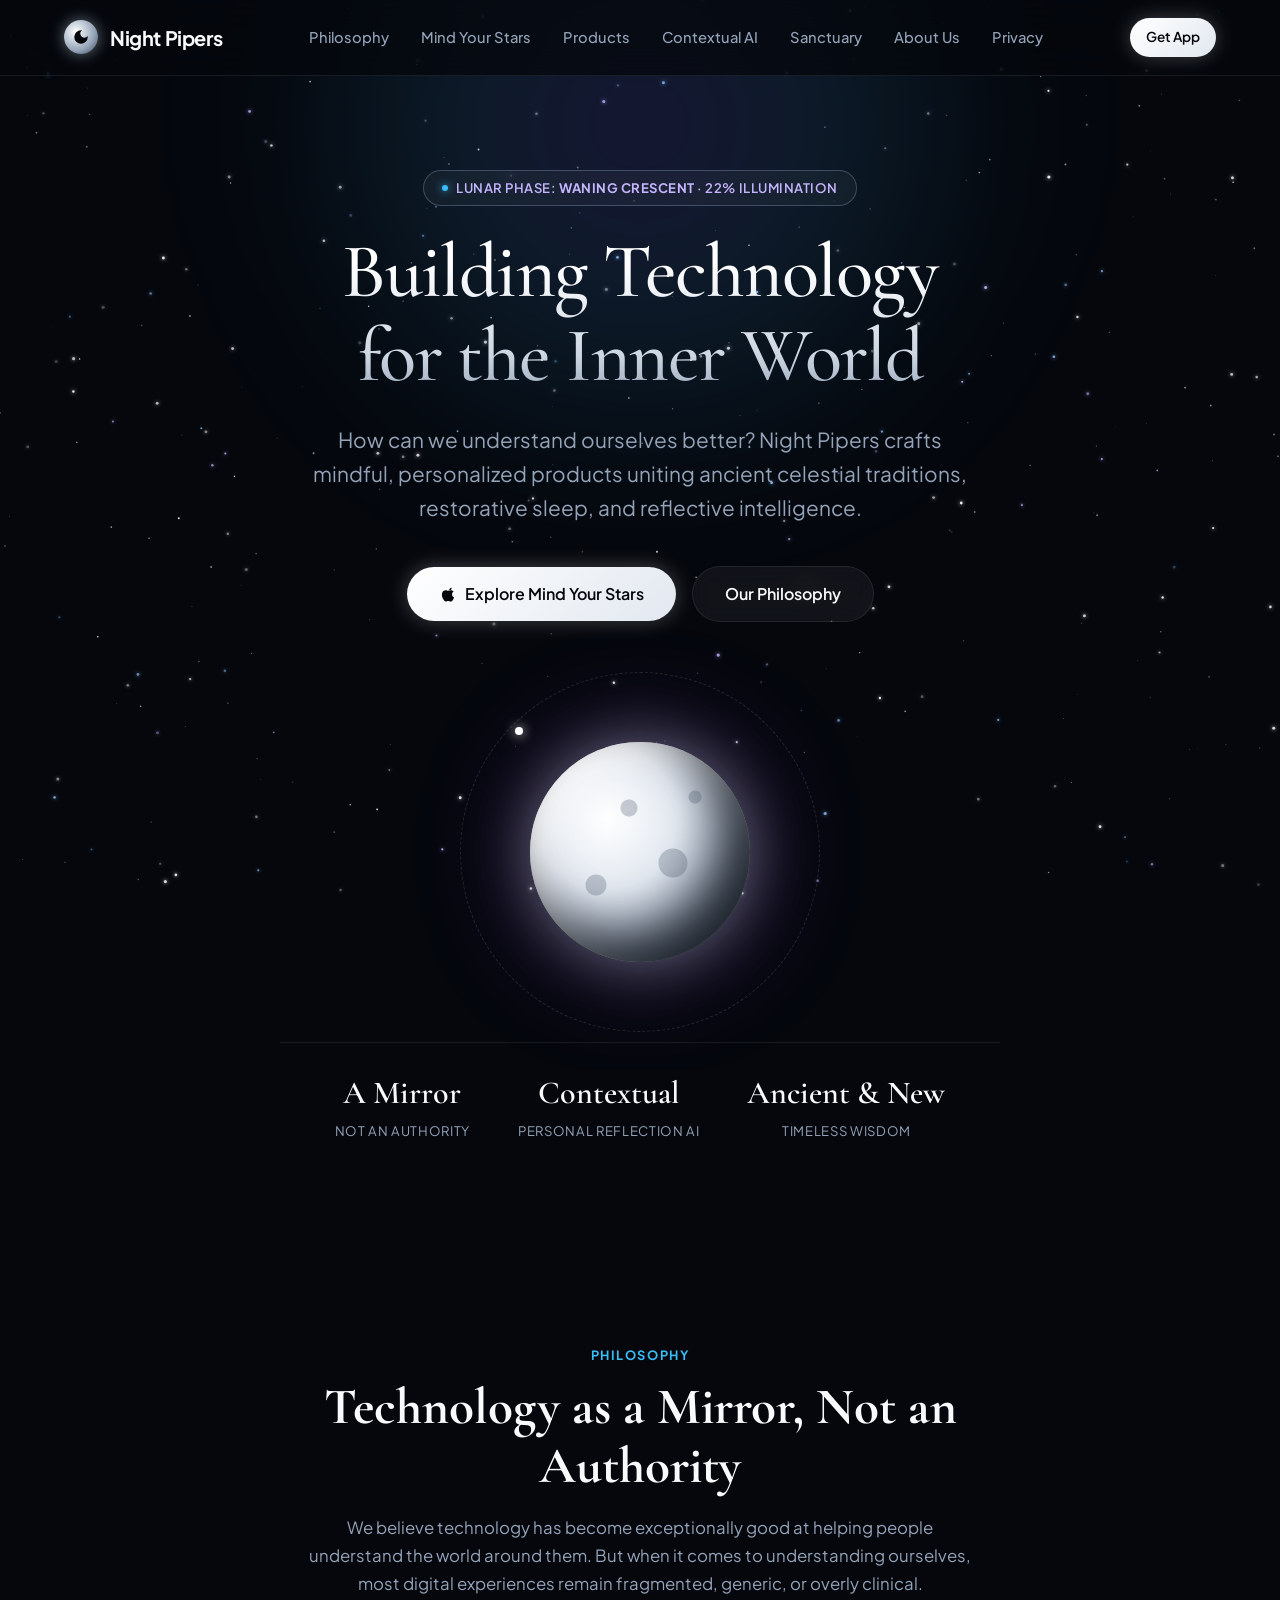
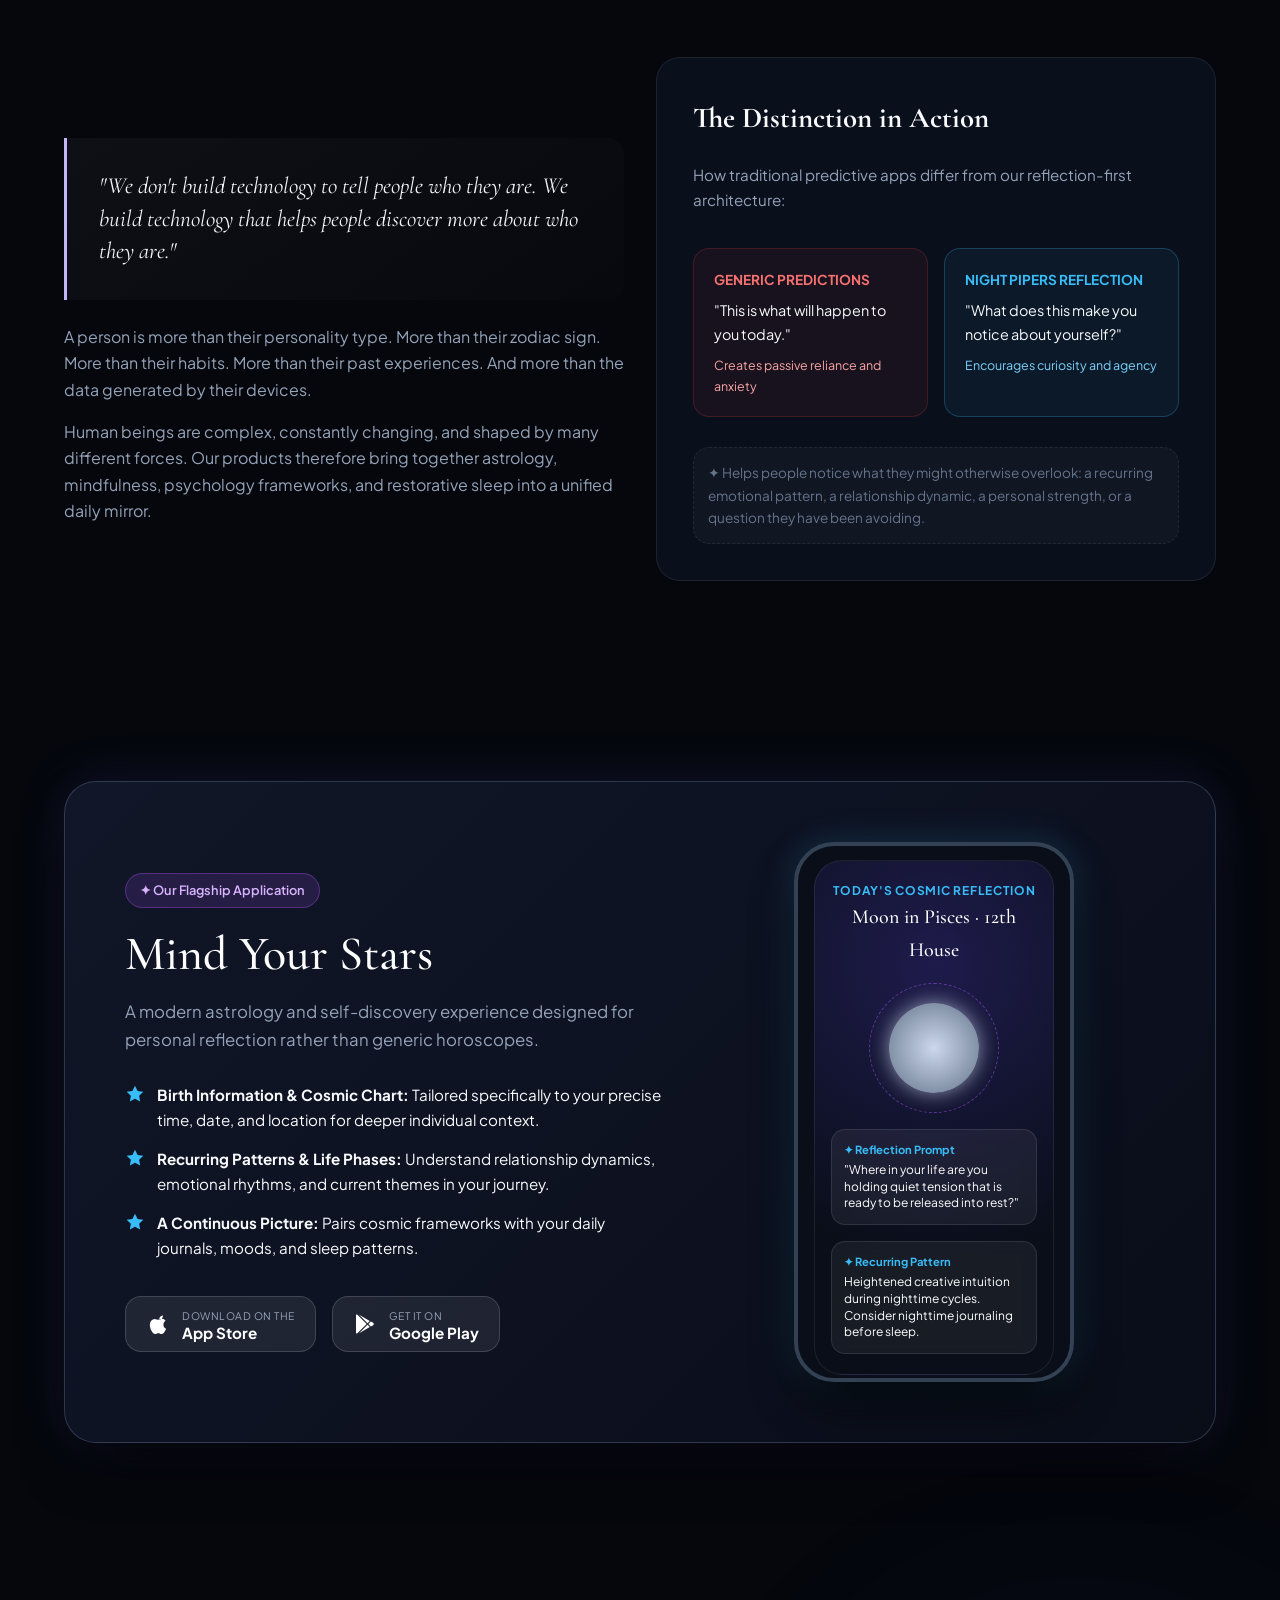
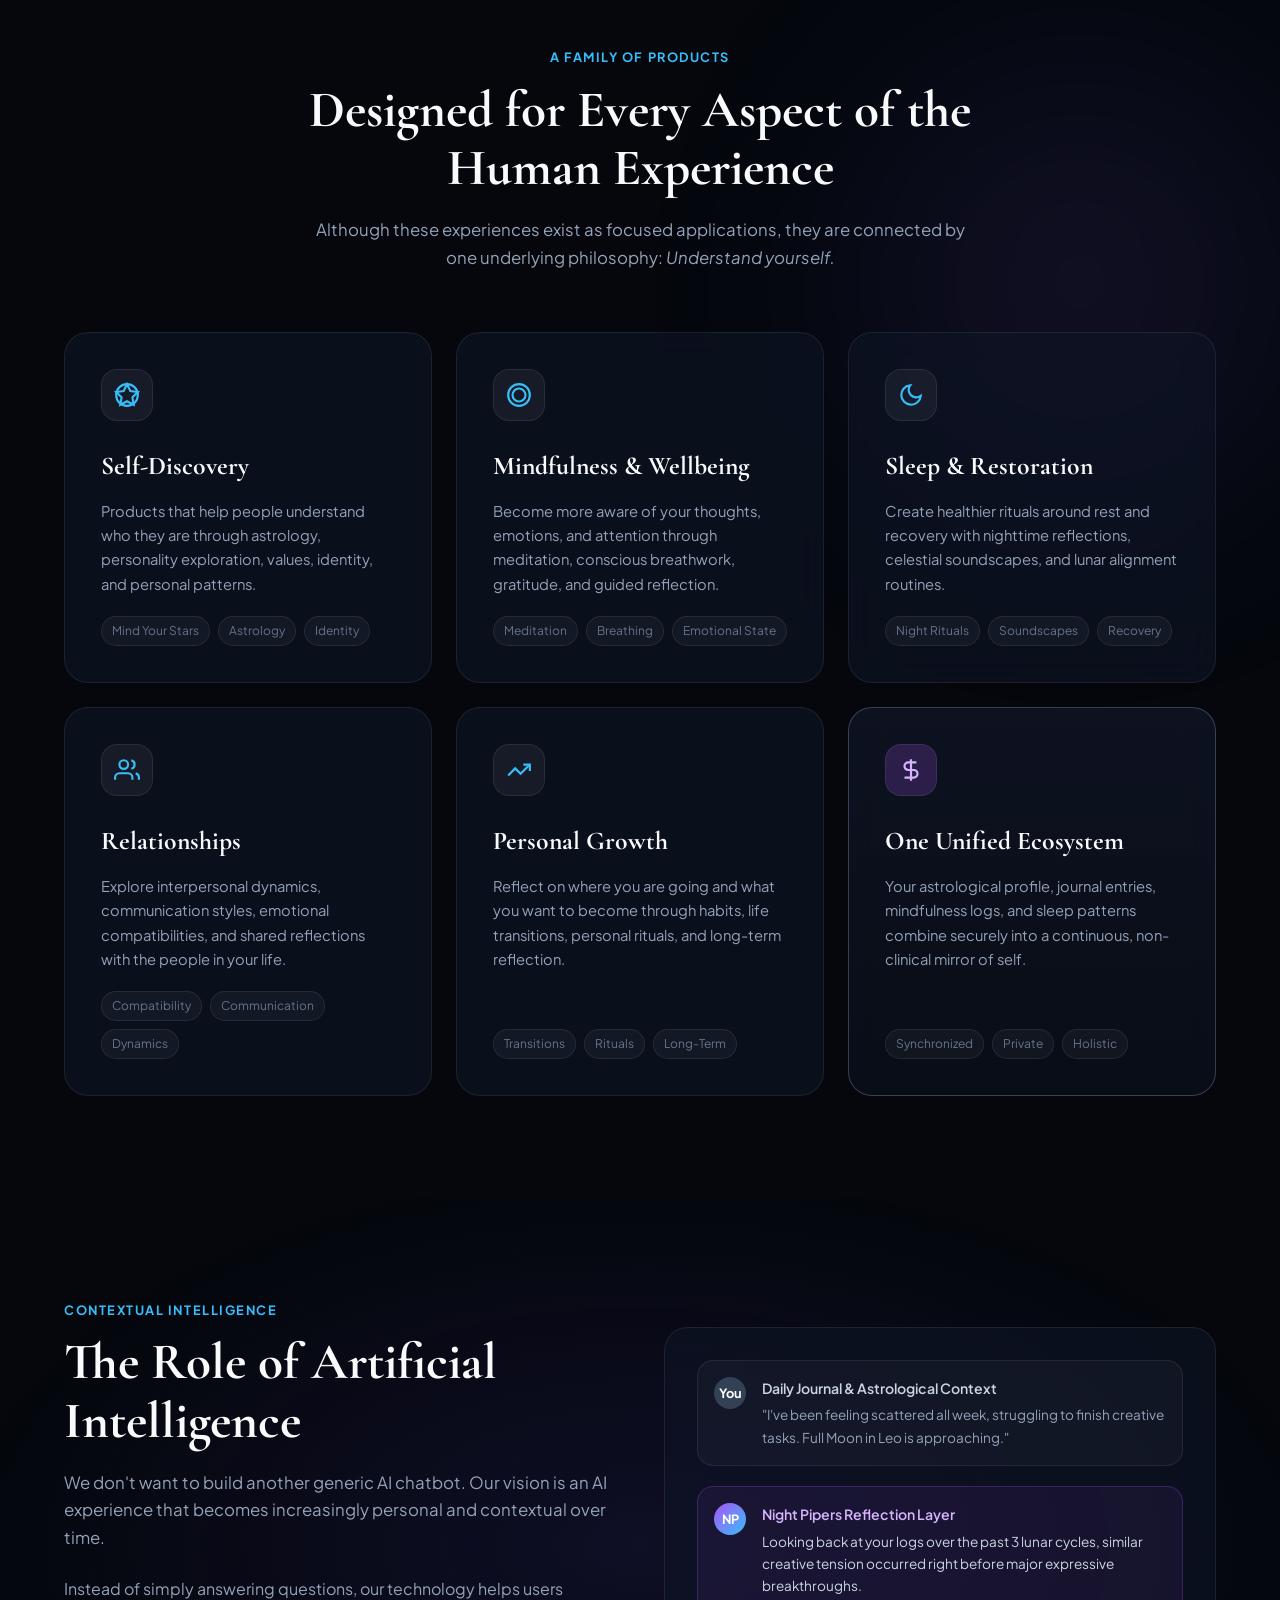
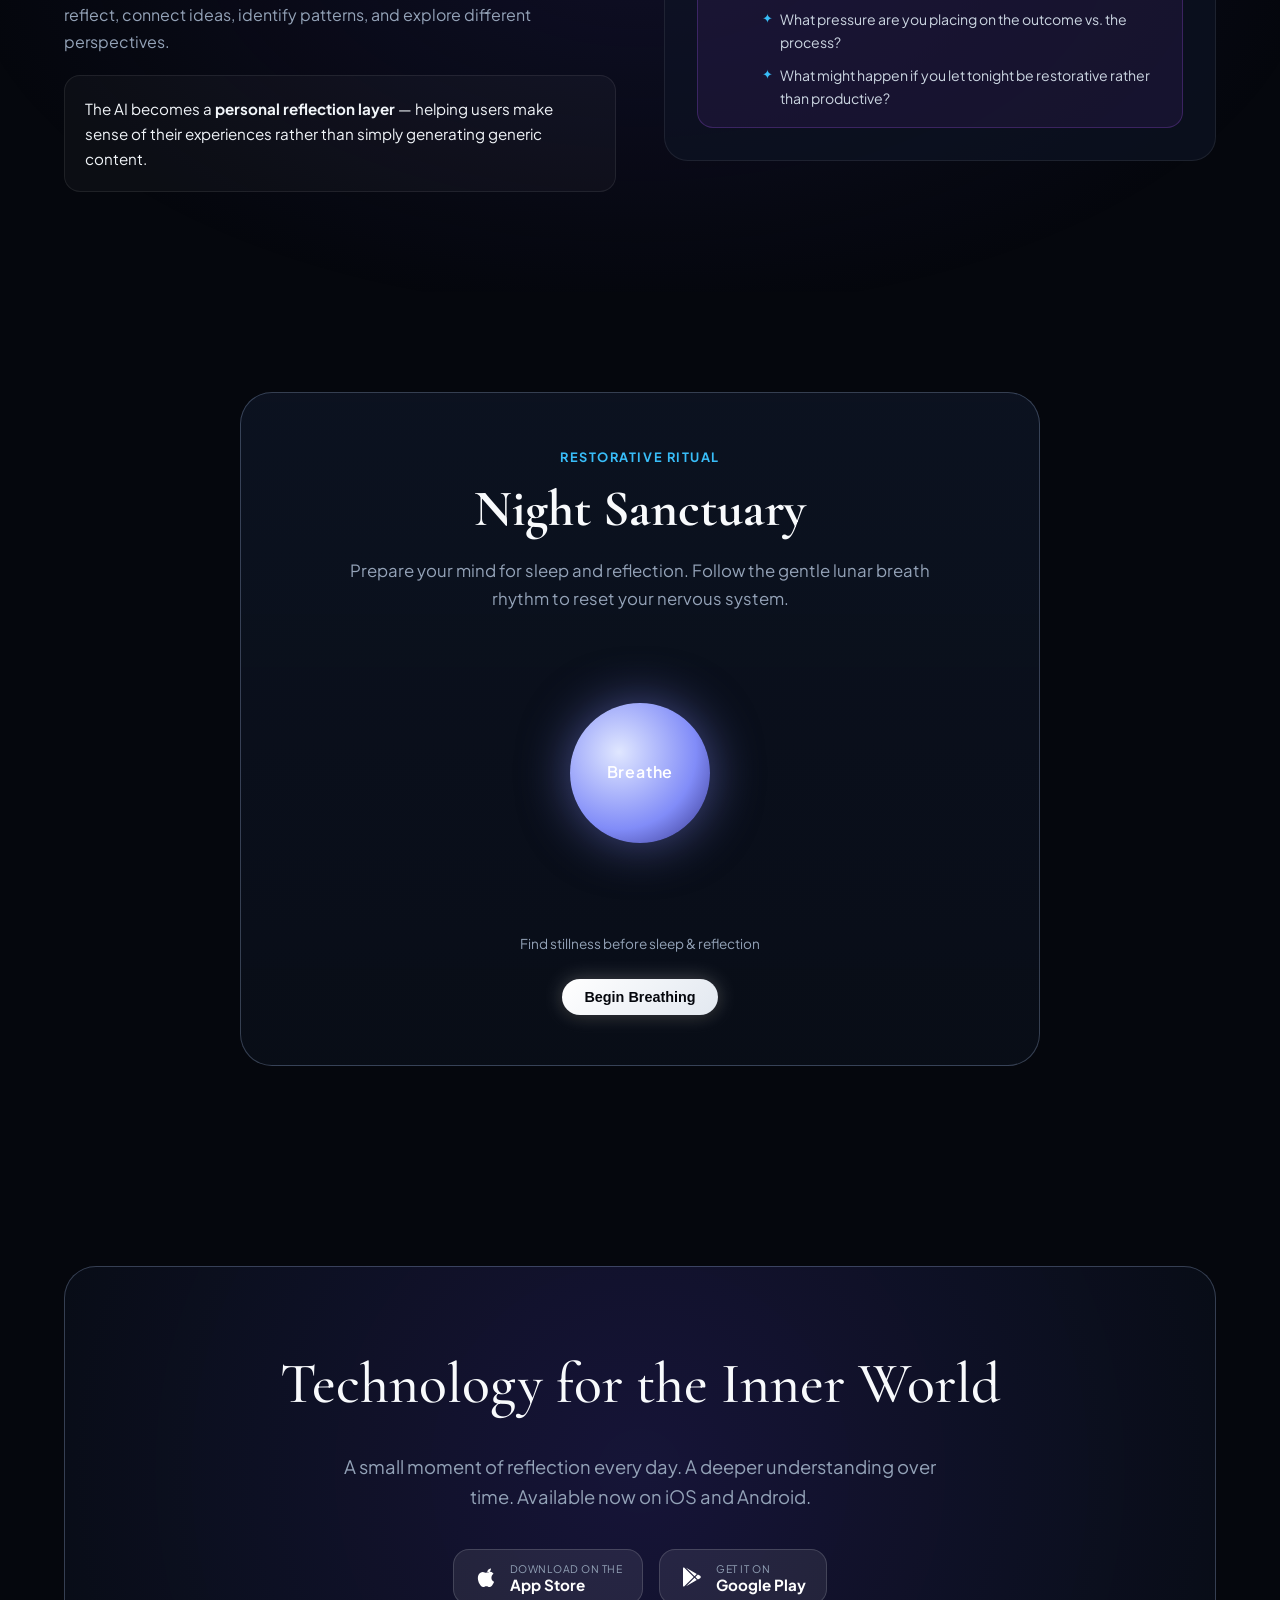
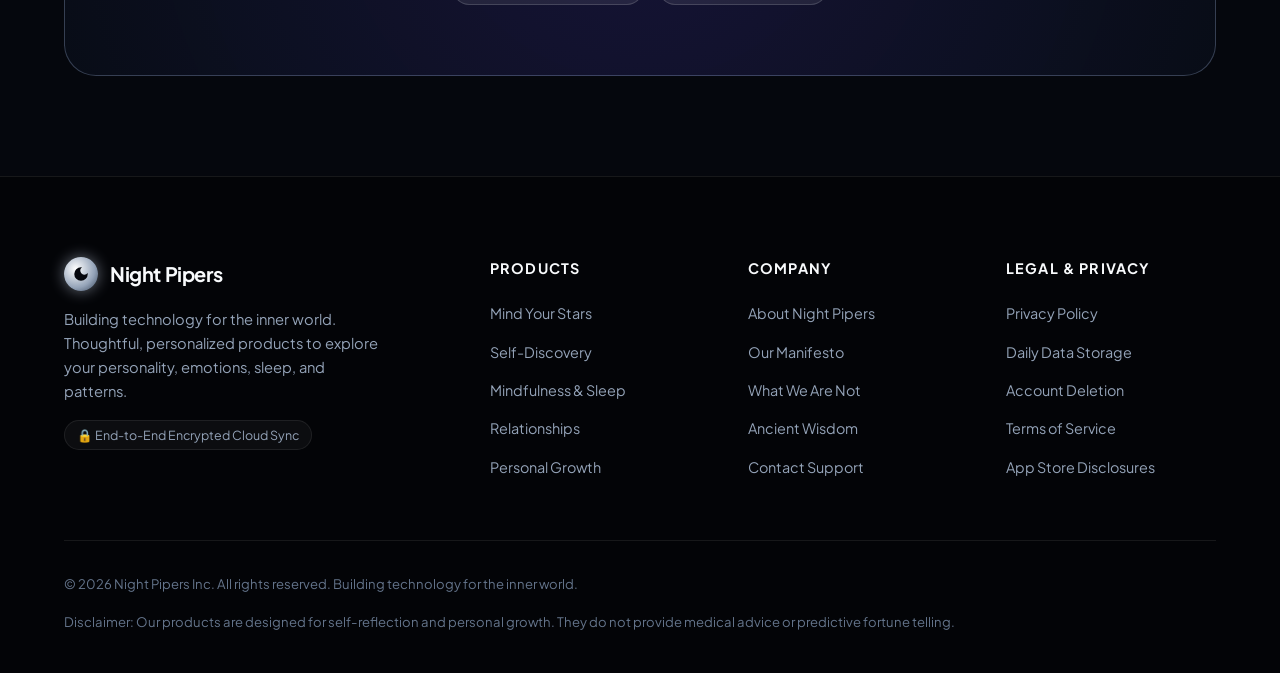
<file: index.html>
<!DOCTYPE html>
<html lang="en">
<head>
  <meta charset="UTF-8">
  <meta name="viewport" content="width=device-width, initial-scale=1.0">
  <title>Night Pipers — Building Technology for the Inner World</title>
  <meta name="description" content="Night Pipers creates mindful consumer technology combining ancient wisdom, astrology, restorative sleep, and contextual AI to help you understand yourself better.">
  <meta name="keywords" content="Night Pipers, Mind Your Stars, astrology, mindfulness, sleep, moon, self-discovery, mental wellbeing, reflection, inner world">
  <meta property="og:title" content="Night Pipers — Technology for the Inner World">
  <meta property="og:description" content="Explore your inner world with thoughtful technology rooted in astrology, mindfulness, and reflective AI.">
  <meta property="og:type" content="website">

  <!-- Google Fonts: Cormorant Garamond & Plus Jakarta Sans -->
  <link rel="preconnect" href="https://fonts.googleapis.com">
  <link rel="preconnect" href="https://fonts.gstatic.com" crossorigin>
  <link href="https://fonts.googleapis.com/css2?family=Cormorant+Garamond:ital,wght@0,400;0,500;0,600;0,700;1,400&family=Plus+Jakarta+Sans:wght@300;400;500;600;700&display=swap" rel="stylesheet">

  <link rel="stylesheet" href="assets/css/style.css">
</head>
<body>

  <!-- Background Dynamic Starfield Canvas -->
  <canvas id="starfield-canvas"></canvas>

  <!-- Ambient Glows -->
  <div class="cosmic-glow-top"></div>
  <div class="cosmic-glow-mid"></div>

  <!-- Navigation Bar -->
  <header class="navbar">
    <div class="container">
      <a href="index.html" class="brand-logo" aria-label="Night Pipers Home">
        <div class="brand-icon">
          <!-- Lunar Icon -->
          <svg viewBox="0 0 24 24">
            <path d="M12 3a9 9 0 1 0 9 9c0-.46-.04-.92-.1-1.36a5.389 5.389 0 0 1-4.4 2.26 5.403 5.403 0 0 1-3.14-9.8A9.044 9.044 0 0 0 12 3z"/>
          </svg>
        </div>
        <span>Night Pipers</span>
      </a>

      <nav>
        <ul class="nav-links">
          <li><a href="#philosophy">Philosophy</a></li>
          <li><a href="#flagship">Mind Your Stars</a></li>
          <li><a href="#ecosystem">Products</a></li>
          <li><a href="#ai-reflection">Contextual AI</a></li>
          <li><a href="#sanctuary">Sanctuary</a></li>
          <li><a href="about.html">About Us</a></li>
          <li><a href="privacy.html">Privacy</a></li>
        </ul>
      </nav>

      <div class="nav-actions">
        <a href="#flagship" class="btn btn-primary btn-sm">Get App</a>
        <button class="mobile-toggle" aria-label="Toggle navigation menu">
          <svg width="24" height="24" viewBox="0 0 24 24" fill="none" stroke="currentColor" stroke-width="2">
            <line x1="3" y1="12" x2="21" y2="12"></line>
            <line x1="3" y1="6" x2="21" y2="6"></line>
            <line x1="3" y1="18" x2="21" y2="18"></line>
          </svg>
        </button>
      </div>
    </div>
  </header>

  <!-- Mobile Drawer -->
  <div class="mobile-nav-drawer">
    <ul class="mobile-nav-links">
      <li><a href="index.html">Home</a></li>
      <li><a href="#philosophy">Philosophy</a></li>
      <li><a href="#flagship">Mind Your Stars</a></li>
      <li><a href="#ecosystem">Products</a></li>
      <li><a href="#ai-reflection">Contextual AI</a></li>
      <li><a href="#sanctuary">Sanctuary</a></li>
      <li><a href="about.html">About Us</a></li>
      <li><a href="privacy.html">Privacy Policy</a></li>
      <li><a href="terms.html">Terms of Service</a></li>
    </ul>
    <a href="#flagship" class="btn btn-primary" style="margin-top: 10px; width: 100%;">Download on App Store</a>
  </div>

  <!-- Hero Section -->
  <section class="hero-section">
    <div class="container">
      
      <!-- Live Lunar Phase Badge -->
      <div class="badge-lunar">
        <span class="badge-dot"></span>
        <span>Lunar Phase: <strong id="current-moon-phase">Waxing Crescent</strong> · <span id="current-moon-illum">--%</span></span>
      </div>

      <h1 class="hero-title">
        Building Technology<br>for the Inner World
      </h1>

      <p class="hero-subtitle">
        How can we understand ourselves better? Night Pipers crafts mindful, personalized products uniting ancient celestial traditions, restorative sleep, and reflective intelligence.
      </p>

      <div class="hero-cta-group">
        <a href="#flagship" class="btn btn-primary btn-lg">
          <svg width="18" height="18" viewBox="0 0 24 24" fill="currentColor">
            <path d="M18.71 19.5c-.83 1.24-1.71 2.45-3.05 2.47-1.34.03-1.77-.79-3.29-.79-1.53 0-2 .77-3.27.82-1.31.05-2.3-1.32-3.14-2.53C4.25 17 2.94 12.45 4.7 9.39c.87-1.52 2.43-2.48 4.12-2.51 1.28-.02 2.5.87 3.29.87.78 0 2.26-1.07 3.81-.91.65.03 2.47.26 3.64 1.98-.09.06-2.17 1.28-2.15 3.81.03 3.02 2.65 4.03 2.68 4.04-.03.07-.42 1.44-1.38 2.83M15.97 6.37c.62-.75 1.04-1.8 0.92-2.85-.9.04-2 0.6-2.65 1.35-.58.66-1.08 1.73-.95 2.76.99.08 2.05-.51 2.68-1.26z"/>
          </svg>
          Explore Mind Your Stars
        </a>
        <a href="#philosophy" class="btn btn-secondary btn-lg">Our Philosophy</a>
      </div>

      <!-- Celestial Luminous Moon Component -->
      <div class="hero-moon-wrapper">
        <div class="lunar-orb">
          <div class="lunar-craters"></div>
        </div>
        <div class="lunar-orbit-ring">
          <div class="lunar-orbit-particle"></div>
        </div>
      </div>

      <!-- Hero Metrics / Pillars -->
      <div class="hero-stats">
        <div class="stat-item">
          <span class="stat-value">A Mirror</span>
          <span class="stat-label">Not An Authority</span>
        </div>
        <div class="stat-item">
          <span class="stat-value">Contextual</span>
          <span class="stat-label">Personal Reflection AI</span>
        </div>
        <div class="stat-item">
          <span class="stat-value">Ancient & New</span>
          <span class="stat-label">Timeless Wisdom</span>
        </div>
      </div>

    </div>
  </section>

  <!-- Philosophy Section: The Mirror -->
  <section id="philosophy" class="section">
    <div class="container">
      <div class="section-header">
        <span class="section-tag">Philosophy</span>
        <h2 class="section-title">Technology as a Mirror, Not an Authority</h2>
        <p class="section-description">
          We believe technology has become exceptionally good at helping people understand the world around them. But when it comes to understanding ourselves, most digital experiences remain fragmented, generic, or overly clinical.
        </p>
      </div>

      <div class="philosophy-grid">
        <div>
          <div class="quote-box">
            <p>"We don't build technology to tell people who they are. We build technology that helps people discover more about who they are."</p>
          </div>
          <p style="color: var(--text-secondary); margin-bottom: 16px;">
            A person is more than their personality type. More than their zodiac sign. More than their habits. More than their past experiences. And more than the data generated by their devices.
          </p>
          <p style="color: var(--text-secondary);">
            Human beings are complex, constantly changing, and shaped by many different forces. Our products therefore bring together astrology, mindfulness, psychology frameworks, and restorative sleep into a unified daily mirror.
          </p>
        </div>

        <div class="card-glass mirror-card">
          <h3 style="font-family: var(--font-serif); font-size: 1.8rem;">The Distinction in Action</h3>
          <p style="color: var(--text-secondary); font-size: 0.95rem;">
            How traditional predictive apps differ from our reflection-first architecture:
          </p>

          <div class="comparison-row">
            <div class="comp-box comp-negative">
              <h4>Generic Predictions</h4>
              <p>"This is what will happen to you today."</p>
              <span style="font-size: 0.78rem; color: #fca5a5; display: block; margin-top: 8px;">Creates passive reliance and anxiety</span>
            </div>
            <div class="comp-box comp-positive">
              <h4>Night Pipers Reflection</h4>
              <p>"What does this make you notice about yourself?"</p>
              <span style="font-size: 0.78rem; color: #7dd3fc; display: block; margin-top: 8px;">Encourages curiosity and agency</span>
            </div>
          </div>

          <div style="margin-top: 10px; padding: 14px; background: rgba(255,255,255,0.03); border-radius: var(--radius-md); border: 1px dashed var(--border-subtle);">
            <p style="font-size: 0.85rem; color: var(--text-muted); margin: 0;">
              ✦ Helps people notice what they might otherwise overlook: a recurring emotional pattern, a relationship dynamic, a personal strength, or a question they have been avoiding.
            </p>
          </div>
        </div>
      </div>
    </div>
  </section>

  <!-- Flagship Product Spotlight: Mind Your Stars -->
  <section id="flagship" class="section">
    <div class="container">
      <div class="flagship-card">
        <div>
          <div class="flagship-badge">✦ Our Flagship Application</div>
          <h2 class="flagship-title">Mind Your Stars</h2>
          <p class="flagship-desc">
            A modern astrology and self-discovery experience designed for personal reflection rather than generic horoscopes.
          </p>

          <ul class="flagship-features">
            <li>
              <svg viewBox="0 0 24 24"><path d="M12 2l3.09 6.26L22 9.27l-5 4.87 1.18 6.88L12 17.77l-6.18 3.25L7 14.14 2 9.27l6.91-1.01L12 2z"/></svg>
              <span><strong>Birth Information & Cosmic Chart:</strong> Tailored specifically to your precise time, date, and location for deeper individual context.</span>
            </li>
            <li>
              <svg viewBox="0 0 24 24"><path d="M12 2l3.09 6.26L22 9.27l-5 4.87 1.18 6.88L12 17.77l-6.18 3.25L7 14.14 2 9.27l6.91-1.01L12 2z"/></svg>
              <span><strong>Recurring Patterns & Life Phases:</strong> Understand relationship dynamics, emotional rhythms, and current themes in your journey.</span>
            </li>
            <li>
              <svg viewBox="0 0 24 24"><path d="M12 2l3.09 6.26L22 9.27l-5 4.87 1.18 6.88L12 17.77l-6.18 3.25L7 14.14 2 9.27l6.91-1.01L12 2z"/></svg>
              <span><strong>A Continuous Picture:</strong> Pairs cosmic frameworks with your daily journals, moods, and sleep patterns.</span>
            </li>
          </ul>

          <div class="app-store-badge-group">
            <a href="https://apps.apple.com" target="_blank" rel="noopener noreferrer" class="app-store-btn" id="appstore-hero-redirect">
              <svg viewBox="0 0 24 24">
                <path d="M18.71 19.5c-.83 1.24-1.71 2.45-3.05 2.47-1.34.03-1.77-.79-3.29-.79-1.53 0-2 .77-3.27.82-1.31.05-2.3-1.32-3.14-2.53C4.25 17 2.94 12.45 4.7 9.39c.87-1.52 2.43-2.48 4.12-2.51 1.28-.02 2.5.87 3.29.87.78 0 2.26-1.07 3.81-.91.65.03 2.47.26 3.64 1.98-.09.06-2.17 1.28-2.15 3.81.03 3.02 2.65 4.03 2.68 4.04-.03.07-.42 1.44-1.38 2.83M15.97 6.37c.62-.75 1.04-1.8 0.92-2.85-.9.04-2 0.6-2.65 1.35-.58.66-1.08 1.73-.95 2.76.99.08 2.05-.51 2.68-1.26z"/>
              </svg>
              <div class="app-store-text">
                <span class="app-store-sub">Download on the</span>
                <span class="app-store-main">App Store</span>
              </div>
            </a>

            <a href="https://play.google.com" target="_blank" rel="noopener noreferrer" class="app-store-btn" id="playstore-hero-redirect">
              <svg viewBox="0 0 24 24">
                <path d="M3 20.5V3.5C3 2.91 3.34 2.39 3.84 2.15L13.69 12 3.84 21.85C3.34 21.61 3 21.09 3 20.5M16.81 15.12L6.05 21.34L14.54 12.85L16.81 15.12M20.16 10.81C20.5 11.08 20.75 11.5 20.75 12C20.75 12.5 20.53 12.9 20.18 13.18L17.89 14.5L15.39 12L17.89 9.5L20.16 10.81M6.05 2.66L16.81 8.88L14.54 11.15L6.05 2.66Z"/>
              </svg>
              <div class="app-store-text">
                <span class="app-store-sub">Get it on</span>
                <span class="app-store-main">Google Play</span>
              </div>
            </a>
          </div>
        </div>

        <!-- Phone App Preview Mockup -->
        <div class="app-mockup-wrapper">
          <div class="phone-mockup">
            <div class="phone-notch"></div>
            <div class="phone-screen">
              <div class="phone-chart-header">
                <h5>Today's Cosmic Reflection</h5>
                <h4>Moon in Pisces · 12th House</h4>
              </div>

              <div class="phone-zodiac-wheel"></div>

              <div class="phone-card-insight">
                <span>✦ Reflection Prompt</span>
                "Where in your life are you holding quiet tension that is ready to be released into rest?"
              </div>

              <div class="phone-card-insight">
                <span>✦ Recurring Pattern</span>
                Heightened creative intuition during nighttime cycles. Consider nighttime journaling before sleep.
              </div>
            </div>
          </div>
        </div>
      </div>
    </div>
  </section>

  <!-- Products Suite / The 5 Pillars -->
  <section id="ecosystem" class="section">
    <div class="container">
      <div class="section-header">
        <span class="section-tag">A Family of Products</span>
        <h2 class="section-title">Designed for Every Aspect of the Human Experience</h2>
        <p class="section-description">
          Although these experiences exist as focused applications, they are connected by one underlying philosophy: <em>Understand yourself.</em>
        </p>
      </div>

      <div class="products-grid">
        <!-- 1. Self-Discovery -->
        <div class="card-glass product-card">
          <div class="product-icon">
            <svg viewBox="0 0 24 24" fill="none" stroke="currentColor" stroke-width="2">
              <circle cx="12" cy="12" r="10"></circle>
              <polygon points="12 2 15.09 8.26 22 9.27 17 14.14 18.18 21.02 12 17.77 5.82 21.02 7 14.14 2 9.27 8.91 8.26 12 2"></polygon>
            </svg>
          </div>
          <h3>Self-Discovery</h3>
          <p>Products that help people understand who they are through astrology, personality exploration, values, identity, and personal patterns.</p>
          <div class="product-tags">
            <span class="tag-pill">Mind Your Stars</span>
            <span class="tag-pill">Astrology</span>
            <span class="tag-pill">Identity</span>
          </div>
        </div>

        <!-- 2. Mindfulness & Mental Wellbeing -->
        <div class="card-glass product-card">
          <div class="product-icon">
            <svg viewBox="0 0 24 24" fill="none" stroke="currentColor" stroke-width="2">
              <path d="M12 2a10 10 0 0 1 10 10c0 5.52-4.48 10-10 10S2 17.52 2 12A10 10 0 0 1 12 2z"></path>
              <path d="M12 6a6 6 0 0 1 6 6c0 3.31-2.69 6-6 6s-6-2.69-6-6a6 6 0 0 1 6-6z"></path>
            </svg>
          </div>
          <h3>Mindfulness & Wellbeing</h3>
          <p>Become more aware of your thoughts, emotions, and attention through meditation, conscious breathwork, gratitude, and guided reflection.</p>
          <div class="product-tags">
            <span class="tag-pill">Meditation</span>
            <span class="tag-pill">Breathing</span>
            <span class="tag-pill">Emotional State</span>
          </div>
        </div>

        <!-- 3. Sleep & Restoration -->
        <div class="card-glass product-card">
          <div class="product-icon">
            <svg viewBox="0 0 24 24" fill="none" stroke="currentColor" stroke-width="2">
              <path d="M21 12.79A9 9 0 1 1 11.21 3 7 7 0 0 0 21 12.79z"></path>
            </svg>
          </div>
          <h3>Sleep & Restoration</h3>
          <p>Create healthier rituals around rest and recovery with nighttime reflections, celestial soundscapes, and lunar alignment routines.</p>
          <div class="product-tags">
            <span class="tag-pill">Night Rituals</span>
            <span class="tag-pill">Soundscapes</span>
            <span class="tag-pill">Recovery</span>
          </div>
        </div>

        <!-- 4. Relationships -->
        <div class="card-glass product-card">
          <div class="product-icon">
            <svg viewBox="0 0 24 24" fill="none" stroke="currentColor" stroke-width="2">
              <path d="M17 21v-2a4 4 0 0 0-4-4H5a4 4 0 0 0-4 4v2"></path>
              <circle cx="9" cy="7" r="4"></circle>
              <path d="M23 21v-2a4 4 0 0 0-3-3.87"></path>
              <path d="M16 3.13a4 4 0 0 1 0 7.75"></path>
            </svg>
          </div>
          <h3>Relationships</h3>
          <p>Explore interpersonal dynamics, communication styles, emotional compatibilities, and shared reflections with the people in your life.</p>
          <div class="product-tags">
            <span class="tag-pill">Compatibility</span>
            <span class="tag-pill">Communication</span>
            <span class="tag-pill">Dynamics</span>
          </div>
        </div>

        <!-- 5. Personal Growth -->
        <div class="card-glass product-card">
          <div class="product-icon">
            <svg viewBox="0 0 24 24" fill="none" stroke="currentColor" stroke-width="2">
              <polyline points="22 7 13.5 15.5 8.5 10.5 2 17"></polyline>
              <polyline points="16 7 22 7 22 13"></polyline>
            </svg>
          </div>
          <h3>Personal Growth</h3>
          <p>Reflect on where you are going and what you want to become through habits, life transitions, personal rituals, and long-term reflection.</p>
          <div class="product-tags">
            <span class="tag-pill">Transitions</span>
            <span class="tag-pill">Rituals</span>
            <span class="tag-pill">Long-Term</span>
          </div>
        </div>

        <!-- 6. Connected Philosophy -->
        <div class="card-glass product-card" style="border-color: var(--border-glow); background: linear-gradient(180deg, rgba(20, 26, 46, 0.6) 0%, rgba(9, 14, 24, 0.9) 100%);">
          <div class="product-icon" style="background: rgba(168, 85, 247, 0.2); color: #d8b4fe;">
            <svg viewBox="0 0 24 24" fill="none" stroke="currentColor" stroke-width="2">
              <path d="M12 2v20M17 5H9.5a3.5 3.5 0 0 0 0 7h5a3.5 3.5 0 0 1 0 7H6"></path>
            </svg>
          </div>
          <h3>One Unified Ecosystem</h3>
          <p>Your astrological profile, journal entries, mindfulness logs, and sleep patterns combine securely into a continuous, non-clinical mirror of self.</p>
          <div class="product-tags">
            <span class="tag-pill">Synchronized</span>
            <span class="tag-pill">Private</span>
            <span class="tag-pill">Holistic</span>
          </div>
        </div>
      </div>
    </div>
  </section>

  <!-- AI Personal Reflection Layer -->
  <section id="ai-reflection" class="section ai-section">
    <div class="container">
      <div class="ai-split">
        <div>
          <span class="section-tag">Contextual Intelligence</span>
          <h2 class="section-title">The Role of Artificial Intelligence</h2>
          <p class="section-description" style="margin-bottom: 24px;">
            We don't want to build another generic AI chatbot. Our vision is an AI experience that becomes increasingly personal and contextual over time.
          </p>
          <p style="color: var(--text-secondary); margin-bottom: 20px;">
            Instead of simply answering questions, our technology helps users reflect, connect ideas, identify patterns, and explore different perspectives.
          </p>
          <div style="background: rgba(255, 255, 255, 0.03); border: 1px solid var(--border-subtle); padding: 20px; border-radius: var(--radius-md);">
            <p style="color: var(--lunar-white); font-size: 0.95rem; margin: 0;">
              The AI becomes a <strong>personal reflection layer</strong> — helping users make sense of their experiences rather than simply generating generic content.
            </p>
          </div>
        </div>

        <!-- AI Dialogue Example Box -->
        <div class="ai-prompt-box">
          <div class="ai-dialog-bubble bubble-user">
            <div class="bubble-avatar avatar-user">You</div>
            <div>
              <p style="color: #cbd5e1; font-size: 0.88rem; margin-bottom: 4px; font-weight: 600;">Daily Journal & Astrological Context</p>
              <p style="color: var(--text-secondary); font-size: 0.85rem;">
                "I've been feeling scattered all week, struggling to finish creative tasks. Full Moon in Leo is approaching."
              </p>
            </div>
          </div>

          <div class="ai-dialog-bubble bubble-ai">
            <div class="bubble-avatar avatar-ai">NP</div>
            <div>
              <p style="color: #d8b4fe; font-size: 0.88rem; margin-bottom: 4px; font-weight: 600;">Night Pipers Reflection Layer</p>
              <p style="color: #cbd5e1; font-size: 0.85rem;">
                Looking back at your logs over the past 3 lunar cycles, similar creative tension occurred right before major expressive breakthroughs.
              </p>
              <ul class="ai-question-list">
                <li>What pressure are you placing on the outcome vs. the process?</li>
                <li>What might happen if you let tonight be restorative rather than productive?</li>
              </ul>
            </div>
          </div>
        </div>
      </div>
    </div>
  </section>

  <!-- Interactive Sleep & Mindfulness Sanctuary Widget -->
  <section id="sanctuary" class="section">
    <div class="container">
      <div class="sanctuary-container">
        <span class="section-tag">Restorative Ritual</span>
        <h2 class="section-title">Night Sanctuary</h2>
        <p class="section-description" style="max-width: 600px; margin: 0 auto;">
          Prepare your mind for sleep and reflection. Follow the gentle lunar breath rhythm to reset your nervous system.
        </p>

        <div class="breathing-circle-wrapper">
          <div id="breathing-orb" class="breathing-orb">
            <span id="breath-action">Breathe</span>
          </div>
        </div>

        <p id="breath-timer" class="breathing-timer-label">Find stillness before sleep & reflection</p>

        <div class="breathing-controls">
          <button id="breath-toggle-btn" class="btn btn-primary">Begin Breathing</button>
        </div>
      </div>
    </div>
  </section>

  <!-- App Store Download CTA Banner -->
  <section class="section">
    <div class="container">
      <div class="cta-banner">
        <h2>Technology for the Inner World</h2>
        <p>
          A small moment of reflection every day. A deeper understanding over time. Available now on iOS and Android.
        </p>
        <div class="app-store-badge-group" style="justify-content: center;">
          <a href="https://apps.apple.com" target="_blank" rel="noopener noreferrer" class="app-store-btn">
            <svg viewBox="0 0 24 24">
              <path d="M18.71 19.5c-.83 1.24-1.71 2.45-3.05 2.47-1.34.03-1.77-.79-3.29-.79-1.53 0-2 .77-3.27.82-1.31.05-2.3-1.32-3.14-2.53C4.25 17 2.94 12.45 4.7 9.39c.87-1.52 2.43-2.48 4.12-2.51 1.28-.02 2.5.87 3.29.87.78 0 2.26-1.07 3.81-.91.65.03 2.47.26 3.64 1.98-.09.06-2.17 1.28-2.15 3.81.03 3.02 2.65 4.03 2.68 4.04-.03.07-.42 1.44-1.38 2.83M15.97 6.37c.62-.75 1.04-1.8 0.92-2.85-.9.04-2 0.6-2.65 1.35-.58.66-1.08 1.73-.95 2.76.99.08 2.05-.51 2.68-1.26z"/>
            </svg>
            <div class="app-store-text">
              <span class="app-store-sub">Download on the</span>
              <span class="app-store-main">App Store</span>
            </div>
          </a>
          <a href="https://play.google.com" target="_blank" rel="noopener noreferrer" class="app-store-btn">
            <svg viewBox="0 0 24 24">
              <path d="M3 20.5V3.5C3 2.91 3.34 2.39 3.84 2.15L13.69 12 3.84 21.85C3.34 21.61 3 21.09 3 20.5M16.81 15.12L6.05 21.34L14.54 12.85L16.81 15.12M20.16 10.81C20.5 11.08 20.75 11.5 20.75 12C20.75 12.5 20.53 12.9 20.18 13.18L17.89 14.5L15.39 12L17.89 9.5L20.16 10.81M6.05 2.66L16.81 8.88L14.54 11.15L6.05 2.66Z"/>
            </svg>
            <div class="app-store-text">
              <span class="app-store-sub">Get it on</span>
              <span class="app-store-main">Google Play</span>
            </div>
          </a>
        </div>
      </div>
    </div>
  </section>

  <!-- Footer -->
  <footer class="footer">
    <div class="container">
      <div class="footer-grid">
        <div class="footer-brand">
          <a href="index.html" class="brand-logo">
            <div class="brand-icon">
              <svg viewBox="0 0 24 24">
                <path d="M12 3a9 9 0 1 0 9 9c0-.46-.04-.92-.1-1.36a5.389 5.389 0 0 1-4.4 2.26 5.403 5.403 0 0 1-3.14-9.8A9.044 9.044 0 0 0 12 3z"/>
              </svg>
            </div>
            <span>Night Pipers</span>
          </a>
          <p>
            Building technology for the inner world. Thoughtful, personalized products to explore your personality, emotions, sleep, and patterns.
          </p>
          <div style="margin-top: 16px;">
            <span class="footer-legal-badge">🔒 End-to-End Encrypted Cloud Sync</span>
          </div>
        </div>

        <div class="footer-col">
          <h4>Products</h4>
          <ul>
            <li><a href="#flagship">Mind Your Stars</a></li>
            <li><a href="#ecosystem">Self-Discovery</a></li>
            <li><a href="#ecosystem">Mindfulness & Sleep</a></li>
            <li><a href="#ecosystem">Relationships</a></li>
            <li><a href="#ecosystem">Personal Growth</a></li>
          </ul>
        </div>

        <div class="footer-col">
          <h4>Company</h4>
          <ul>
            <li><a href="about.html">About Night Pipers</a></li>
            <li><a href="about.html#manifesto">Our Manifesto</a></li>
            <li><a href="about.html#not-fortune-telling">What We Are Not</a></li>
            <li><a href="about.html#ancient-wisdom">Ancient Wisdom</a></li>
            <li><a href="mailto:support@nightpipers.com">Contact Support</a></li>
          </ul>
        </div>

        <div class="footer-col">
          <h4>Legal & Privacy</h4>
          <ul>
            <li><a href="privacy.html">Privacy Policy</a></li>
            <li><a href="privacy.html#data-storage">Daily Data Storage</a></li>
            <li><a href="privacy.html#account-deletion">Account Deletion</a></li>
            <li><a href="terms.html">Terms of Service</a></li>
            <li><a href="privacy.html#app-store-compliance">App Store Disclosures</a></li>
          </ul>
        </div>
      </div>

      <div class="footer-bottom">
        <p>&copy; 2026 Night Pipers Inc. All rights reserved. Building technology for the inner world.</p>
        <p>Disclaimer: Our products are designed for self-reflection and personal growth. They do not provide medical advice or predictive fortune telling.</p>
      </div>
    </div>
  </footer>

  <script src="assets/js/main.js"></script>
</body>
</html>
</file>
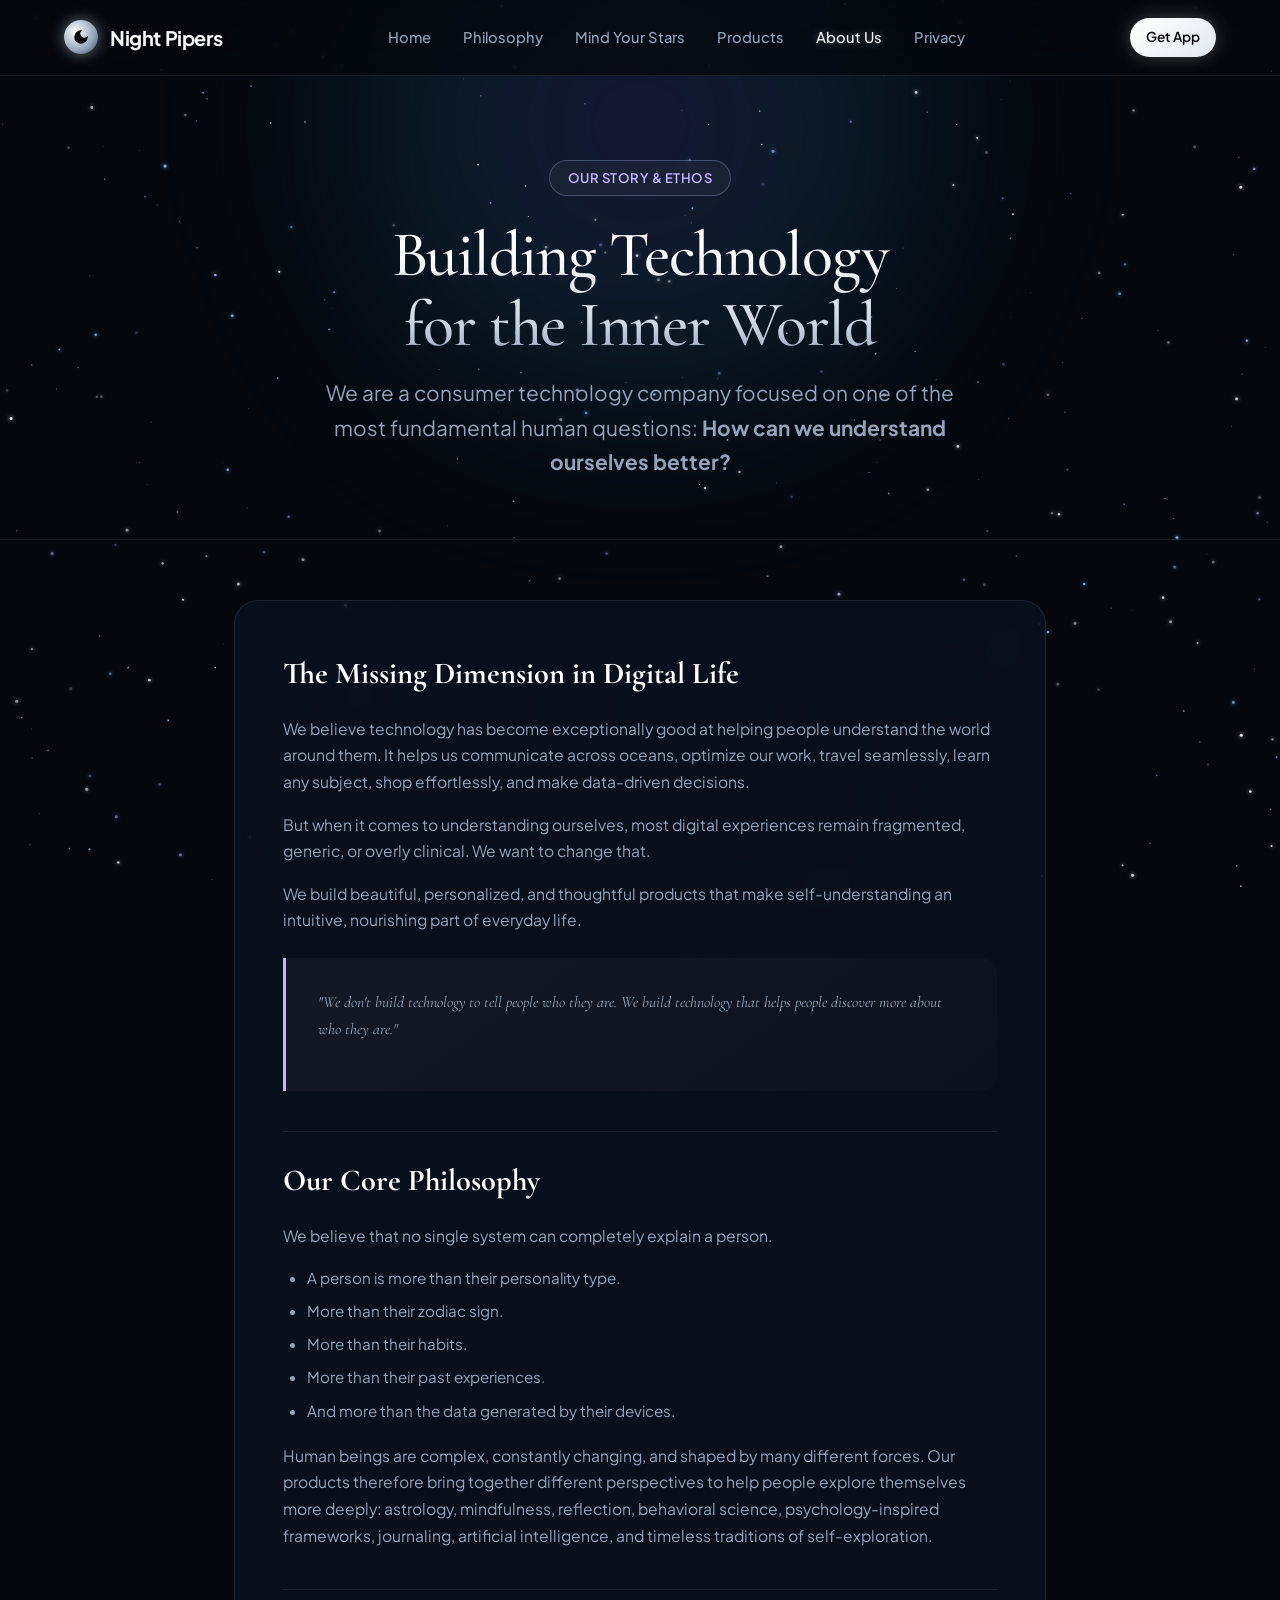
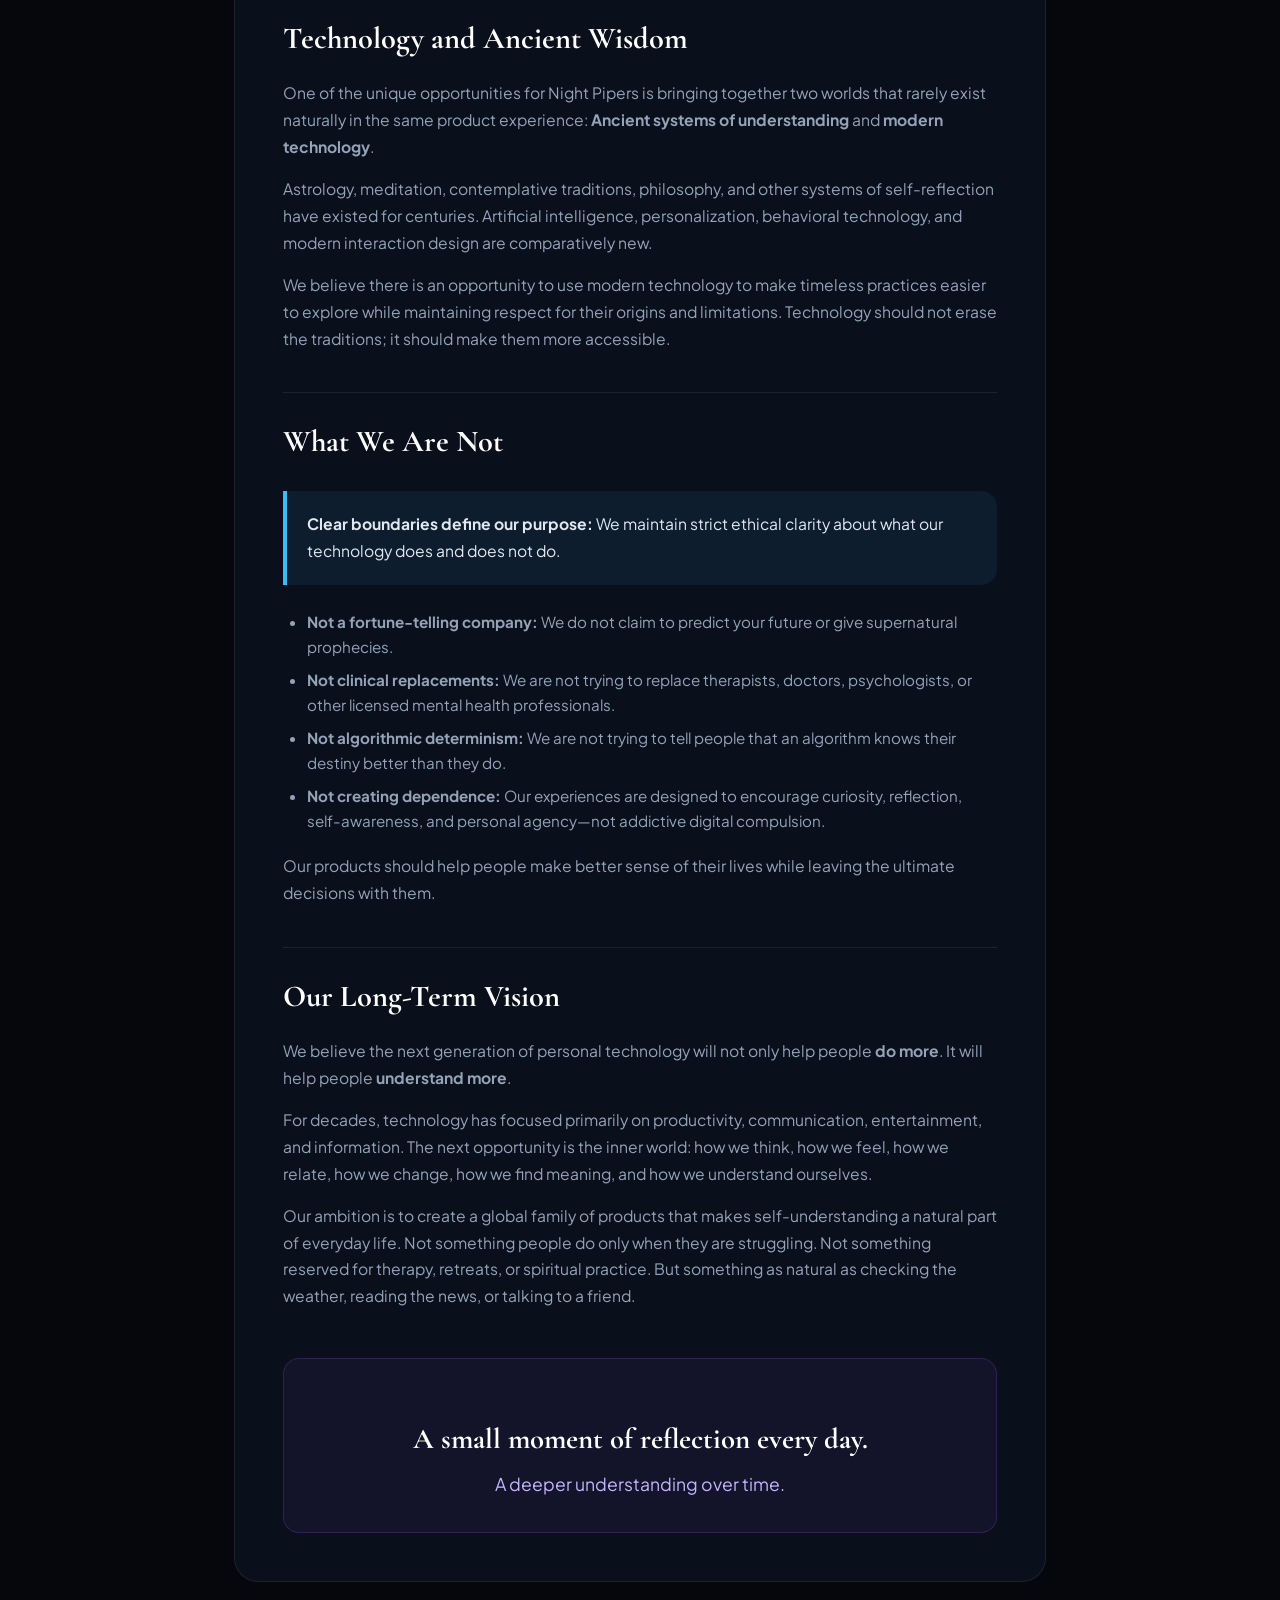
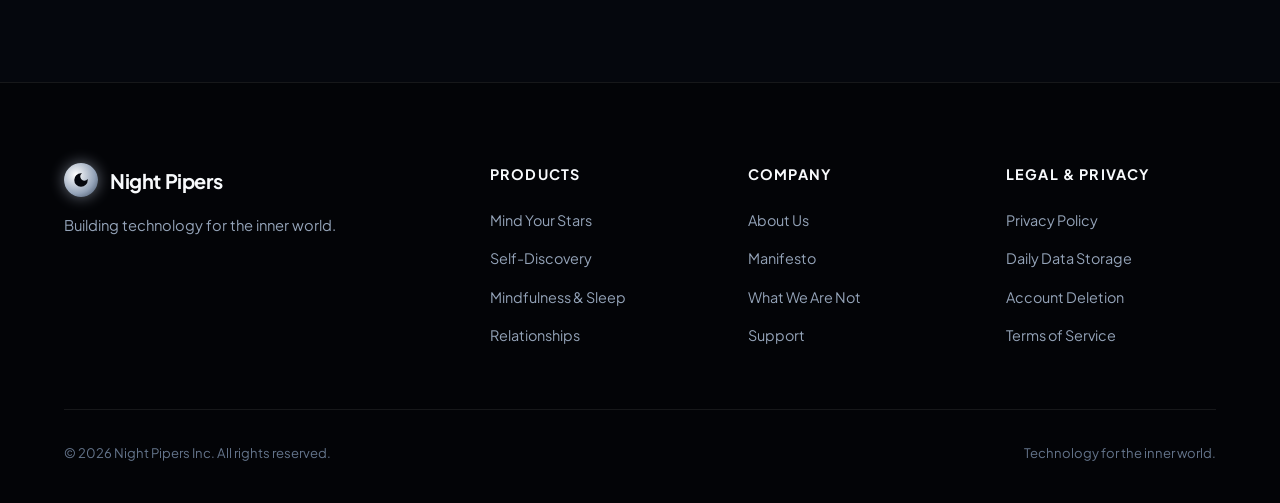
<file: about.html>
<!DOCTYPE html>
<html lang="en">
<head>
  <meta charset="UTF-8">
  <meta name="viewport" content="width=device-width, initial-scale=1.0">
  <title>About Us — Night Pipers</title>
  <meta name="description" content="Learn about Night Pipers: our philosophy, vision for the inner world, commitment to ancient wisdom and modern AI, and what we are building.">
  
  <link rel="preconnect" href="https://fonts.googleapis.com">
  <link rel="preconnect" href="https://fonts.gstatic.com" crossorigin>
  <link href="https://fonts.googleapis.com/css2?family=Cormorant+Garamond:ital,wght@0,400;0,500;0,600;0,700;1,400&family=Plus+Jakarta+Sans:wght@300;400;500;600;700&display=swap" rel="stylesheet">

  <link rel="stylesheet" href="assets/css/style.css">
</head>
<body>

  <!-- Dynamic Starfield Canvas Background -->
  <canvas id="starfield-canvas"></canvas>

  <div class="cosmic-glow-top"></div>

  <!-- Navigation Bar -->
  <header class="navbar">
    <div class="container">
      <a href="index.html" class="brand-logo" aria-label="Night Pipers Home">
        <div class="brand-icon">
          <svg viewBox="0 0 24 24">
            <path d="M12 3a9 9 0 1 0 9 9c0-.46-.04-.92-.1-1.36a5.389 5.389 0 0 1-4.4 2.26 5.403 5.403 0 0 1-3.14-9.8A9.044 9.044 0 0 0 12 3z"/>
          </svg>
        </div>
        <span>Night Pipers</span>
      </a>

      <nav>
        <ul class="nav-links">
          <li><a href="index.html">Home</a></li>
          <li><a href="index.html#philosophy">Philosophy</a></li>
          <li><a href="index.html#flagship">Mind Your Stars</a></li>
          <li><a href="index.html#ecosystem">Products</a></li>
          <li><a href="about.html" class="active">About Us</a></li>
          <li><a href="privacy.html">Privacy</a></li>
        </ul>
      </nav>

      <div class="nav-actions">
        <a href="index.html#flagship" class="btn btn-primary btn-sm">Get App</a>
        <button class="mobile-toggle" aria-label="Toggle navigation menu">
          <svg width="24" height="24" viewBox="0 0 24 24" fill="none" stroke="currentColor" stroke-width="2">
            <line x1="3" y1="12" x2="21" y2="12"></line>
            <line x1="3" y1="6" x2="21" y2="6"></line>
            <line x1="3" y1="18" x2="21" y2="18"></line>
          </svg>
        </button>
      </div>
    </div>
  </header>

  <!-- Mobile Drawer -->
  <div class="mobile-nav-drawer">
    <ul class="mobile-nav-links">
      <li><a href="index.html">Home</a></li>
      <li><a href="index.html#philosophy">Philosophy</a></li>
      <li><a href="index.html#flagship">Mind Your Stars</a></li>
      <li><a href="index.html#ecosystem">Products</a></li>
      <li><a href="about.html">About Us</a></li>
      <li><a href="privacy.html">Privacy Policy</a></li>
      <li><a href="terms.html">Terms of Service</a></li>
    </ul>
    <a href="index.html#flagship" class="btn btn-primary" style="margin-top: 10px; width: 100%;">Download on App Store</a>
  </div>

  <!-- Header Section -->
  <section class="legal-page-header">
    <div class="container container-narrow">
      <span class="badge-lunar">Our Story & Ethos</span>
      <h1 class="hero-title" style="font-size: clamp(2.5rem, 5vw, 4rem); margin-bottom: 16px;">
        Building Technology<br>for the Inner World
      </h1>
      <p class="hero-subtitle" style="margin-bottom: 0;">
        We are a consumer technology company focused on one of the most fundamental human questions: <strong>How can we understand ourselves better?</strong>
      </p>
    </div>
  </section>

  <!-- Detailed About Content -->
  <main class="legal-content">
    <div class="container container-narrow">
      <div class="legal-card" id="manifesto">
        
        <h2>The Missing Dimension in Digital Life</h2>
        <p>
          We believe technology has become exceptionally good at helping people understand the world around them. It helps us communicate across oceans, optimize our work, travel seamlessly, learn any subject, shop effortlessly, and make data-driven decisions.
        </p>
        <p>
          But when it comes to understanding ourselves, most digital experiences remain fragmented, generic, or overly clinical. We want to change that.
        </p>
        <p>
          We build beautiful, personalized, and thoughtful products that make self-understanding an intuitive, nourishing part of everyday life.
        </p>

        <div class="quote-box">
          <p>"We don't build technology to tell people who they are. We build technology that helps people discover more about who they are."</p>
        </div>

        <h2>Our Core Philosophy</h2>
        <p>
          We believe that no single system can completely explain a person.
        </p>
        <ul>
          <li>A person is more than their personality type.</li>
          <li>More than their zodiac sign.</li>
          <li>More than their habits.</li>
          <li>More than their past experiences.</li>
          <li>And more than the data generated by their devices.</li>
        </ul>
        <p>
          Human beings are complex, constantly changing, and shaped by many different forces. Our products therefore bring together different perspectives to help people explore themselves more deeply: astrology, mindfulness, reflection, behavioral science, psychology-inspired frameworks, journaling, artificial intelligence, and timeless traditions of self-exploration.
        </p>

        <h2 id="ancient-wisdom">Technology and Ancient Wisdom</h2>
        <p>
          One of the unique opportunities for Night Pipers is bringing together two worlds that rarely exist naturally in the same product experience: <strong>Ancient systems of understanding</strong> and <strong>modern technology</strong>.
        </p>
        <p>
          Astrology, meditation, contemplative traditions, philosophy, and other systems of self-reflection have existed for centuries. Artificial intelligence, personalization, behavioral technology, and modern interaction design are comparatively new.
        </p>
        <p>
          We believe there is an opportunity to use modern technology to make timeless practices easier to explore while maintaining respect for their origins and limitations. Technology should not erase the traditions; it should make them more accessible.
        </p>

        <h2 id="not-fortune-telling">What We Are Not</h2>
        <div class="legal-alert">
          <p>
            <strong>Clear boundaries define our purpose:</strong> We maintain strict ethical clarity about what our technology does and does not do.
          </p>
        </div>
        <ul>
          <li><strong>Not a fortune-telling company:</strong> We do not claim to predict your future or give supernatural prophecies.</li>
          <li><strong>Not clinical replacements:</strong> We are not trying to replace therapists, doctors, psychologists, or other licensed mental health professionals.</li>
          <li><strong>Not algorithmic determinism:</strong> We are not trying to tell people that an algorithm knows their destiny better than they do.</li>
          <li><strong>Not creating dependence:</strong> Our experiences are designed to encourage curiosity, reflection, self-awareness, and personal agency—not addictive digital compulsion.</li>
        </ul>
        <p>
          Our products should help people make better sense of their lives while leaving the ultimate decisions with them.
        </p>

        <h2>Our Long-Term Vision</h2>
        <p>
          We believe the next generation of personal technology will not only help people <strong>do more</strong>. It will help people <strong>understand more</strong>.
        </p>
        <p>
          For decades, technology has focused primarily on productivity, communication, entertainment, and information. The next opportunity is the inner world: how we think, how we feel, how we relate, how we change, how we find meaning, and how we understand ourselves.
        </p>
        <p>
          Our ambition is to create a global family of products that makes self-understanding a natural part of everyday life. Not something people do only when they are struggling. Not something reserved for therapy, retreats, or spiritual practice. But something as natural as checking the weather, reading the news, or talking to a friend.
        </p>
        
        <div style="text-align: center; margin-top: 48px; padding: 32px; background: rgba(168, 85, 247, 0.06); border-radius: var(--radius-md); border: 1px solid rgba(168, 85, 247, 0.2);">
          <h3 style="font-family: var(--font-serif); font-size: 1.8rem; color: #ffffff; margin-bottom: 8px;">A small moment of reflection every day.</h3>
          <p style="color: var(--text-accent); font-size: 1.1rem; margin-bottom: 0;">A deeper understanding over time.</p>
        </div>

      </div>
    </div>
  </main>

  <!-- Footer -->
  <footer class="footer">
    <div class="container">
      <div class="footer-grid">
        <div class="footer-brand">
          <a href="index.html" class="brand-logo">
            <div class="brand-icon">
              <svg viewBox="0 0 24 24">
                <path d="M12 3a9 9 0 1 0 9 9c0-.46-.04-.92-.1-1.36a5.389 5.389 0 0 1-4.4 2.26 5.403 5.403 0 0 1-3.14-9.8A9.044 9.044 0 0 0 12 3z"/>
              </svg>
            </div>
            <span>Night Pipers</span>
          </a>
          <p>Building technology for the inner world.</p>
        </div>

        <div class="footer-col">
          <h4>Products</h4>
          <ul>
            <li><a href="index.html#flagship">Mind Your Stars</a></li>
            <li><a href="index.html#ecosystem">Self-Discovery</a></li>
            <li><a href="index.html#ecosystem">Mindfulness & Sleep</a></li>
            <li><a href="index.html#ecosystem">Relationships</a></li>
          </ul>
        </div>

        <div class="footer-col">
          <h4>Company</h4>
          <ul>
            <li><a href="about.html">About Us</a></li>
            <li><a href="#manifesto">Manifesto</a></li>
            <li><a href="#not-fortune-telling">What We Are Not</a></li>
            <li><a href="mailto:support@nightpipers.com">Support</a></li>
          </ul>
        </div>

        <div class="footer-col">
          <h4>Legal & Privacy</h4>
          <ul>
            <li><a href="privacy.html">Privacy Policy</a></li>
            <li><a href="privacy.html#data-storage">Daily Data Storage</a></li>
            <li><a href="privacy.html#account-deletion">Account Deletion</a></li>
            <li><a href="terms.html">Terms of Service</a></li>
          </ul>
        </div>
      </div>

      <div class="footer-bottom">
        <p>&copy; 2026 Night Pipers Inc. All rights reserved.</p>
        <p>Technology for the inner world.</p>
      </div>
    </div>
  </footer>

  <script src="assets/js/main.js"></script>
</body>
</html>
</file>
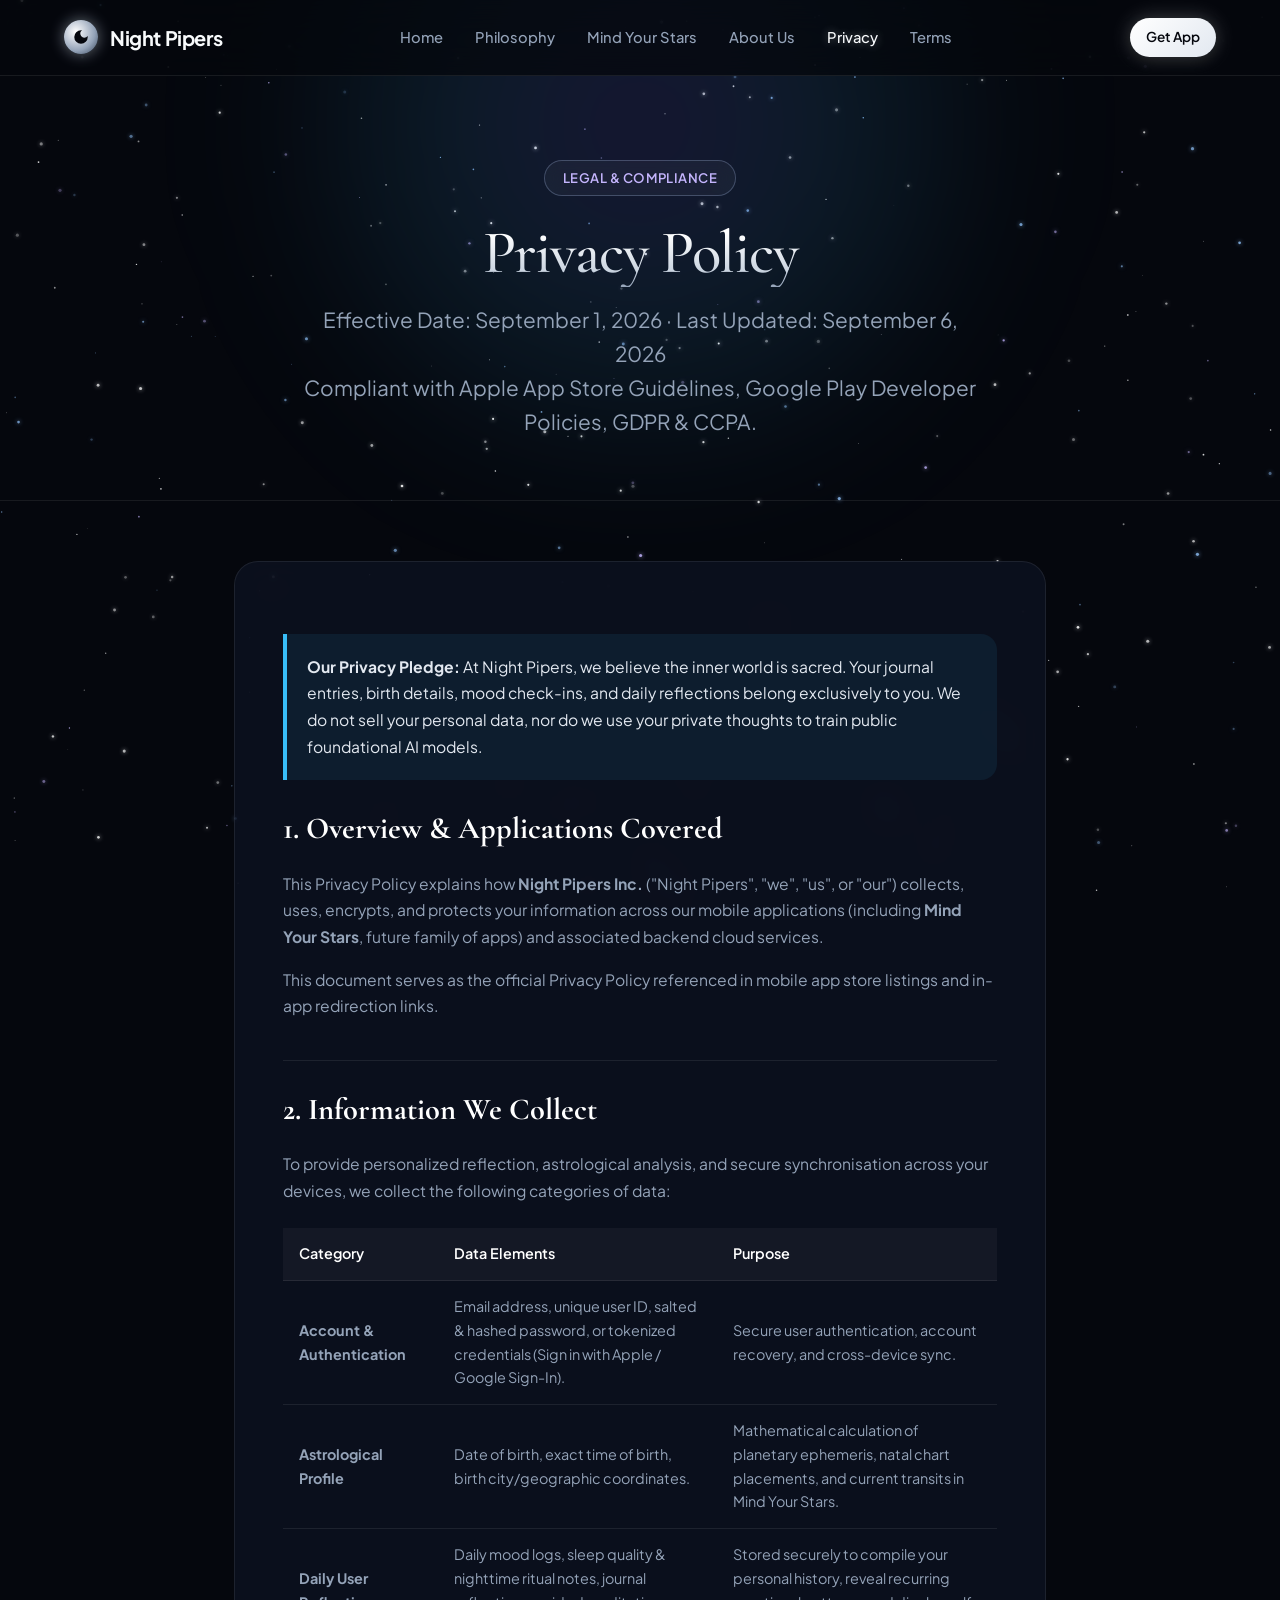
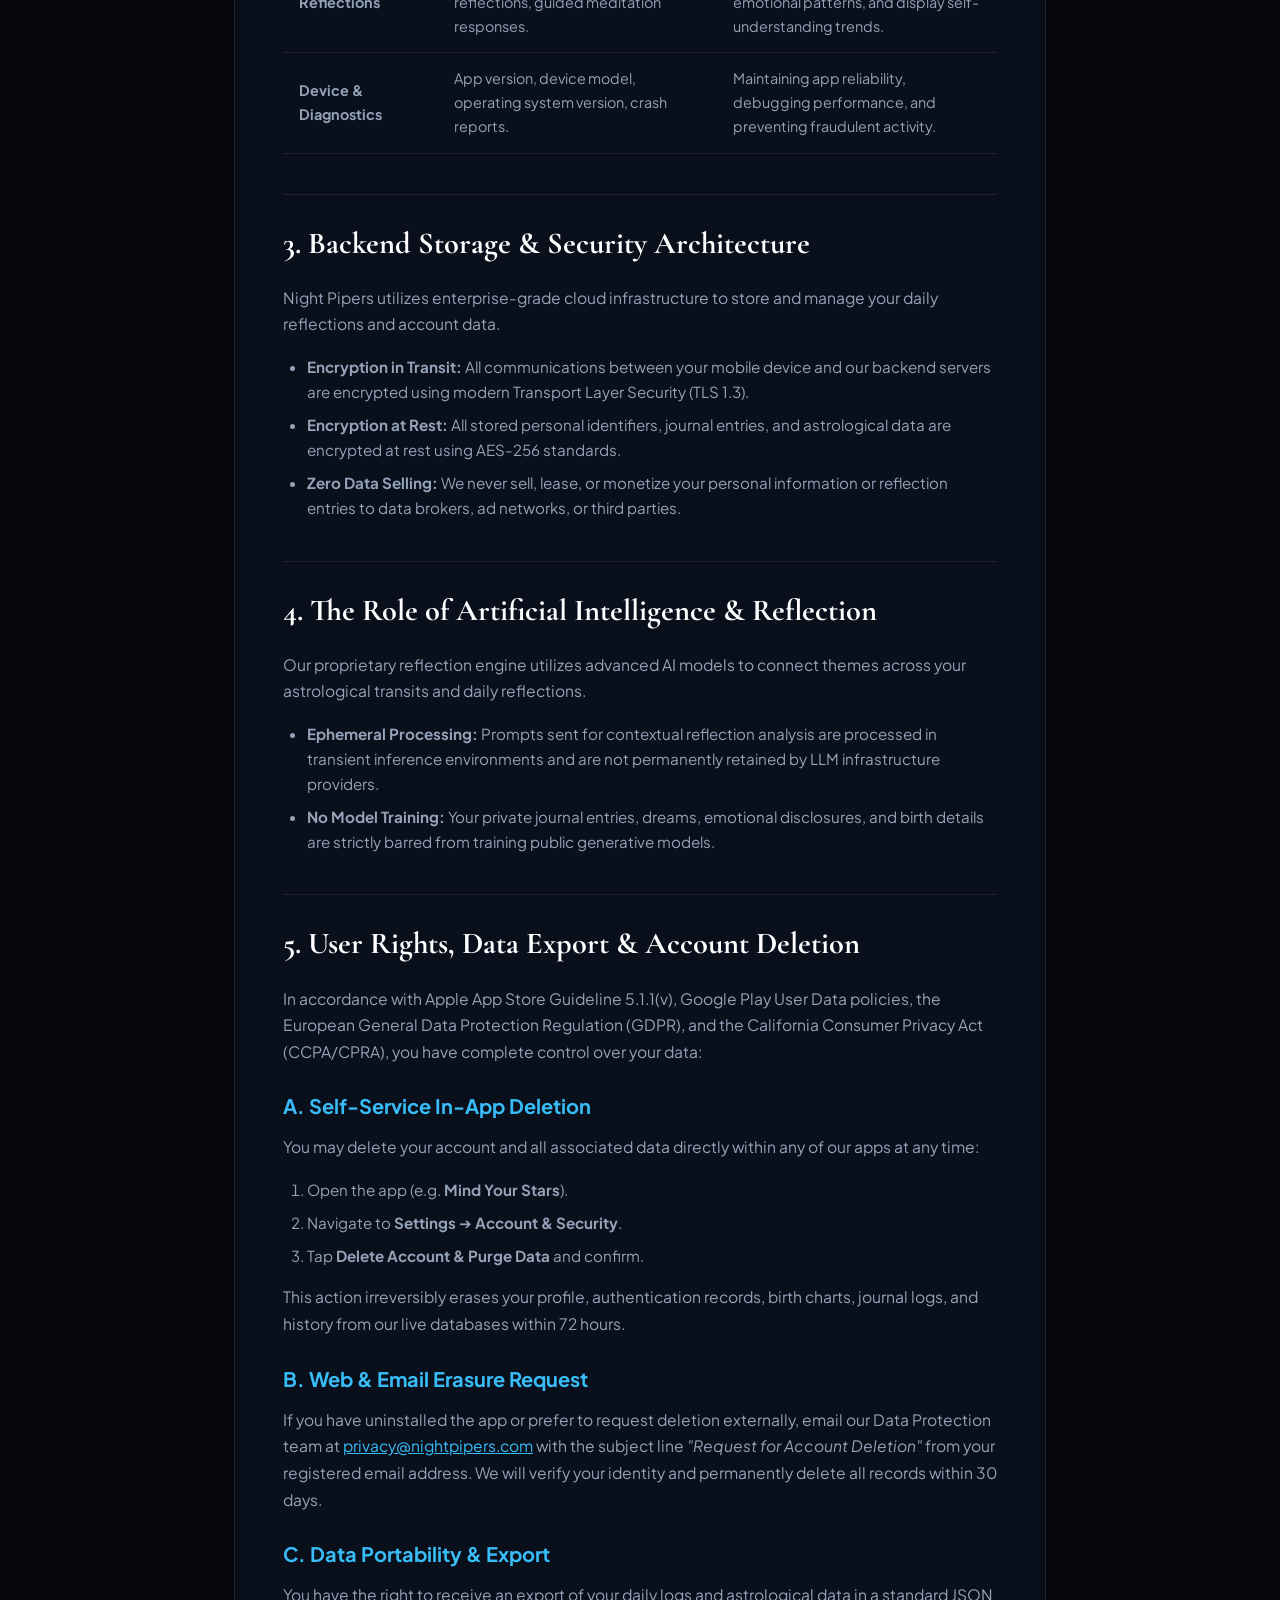
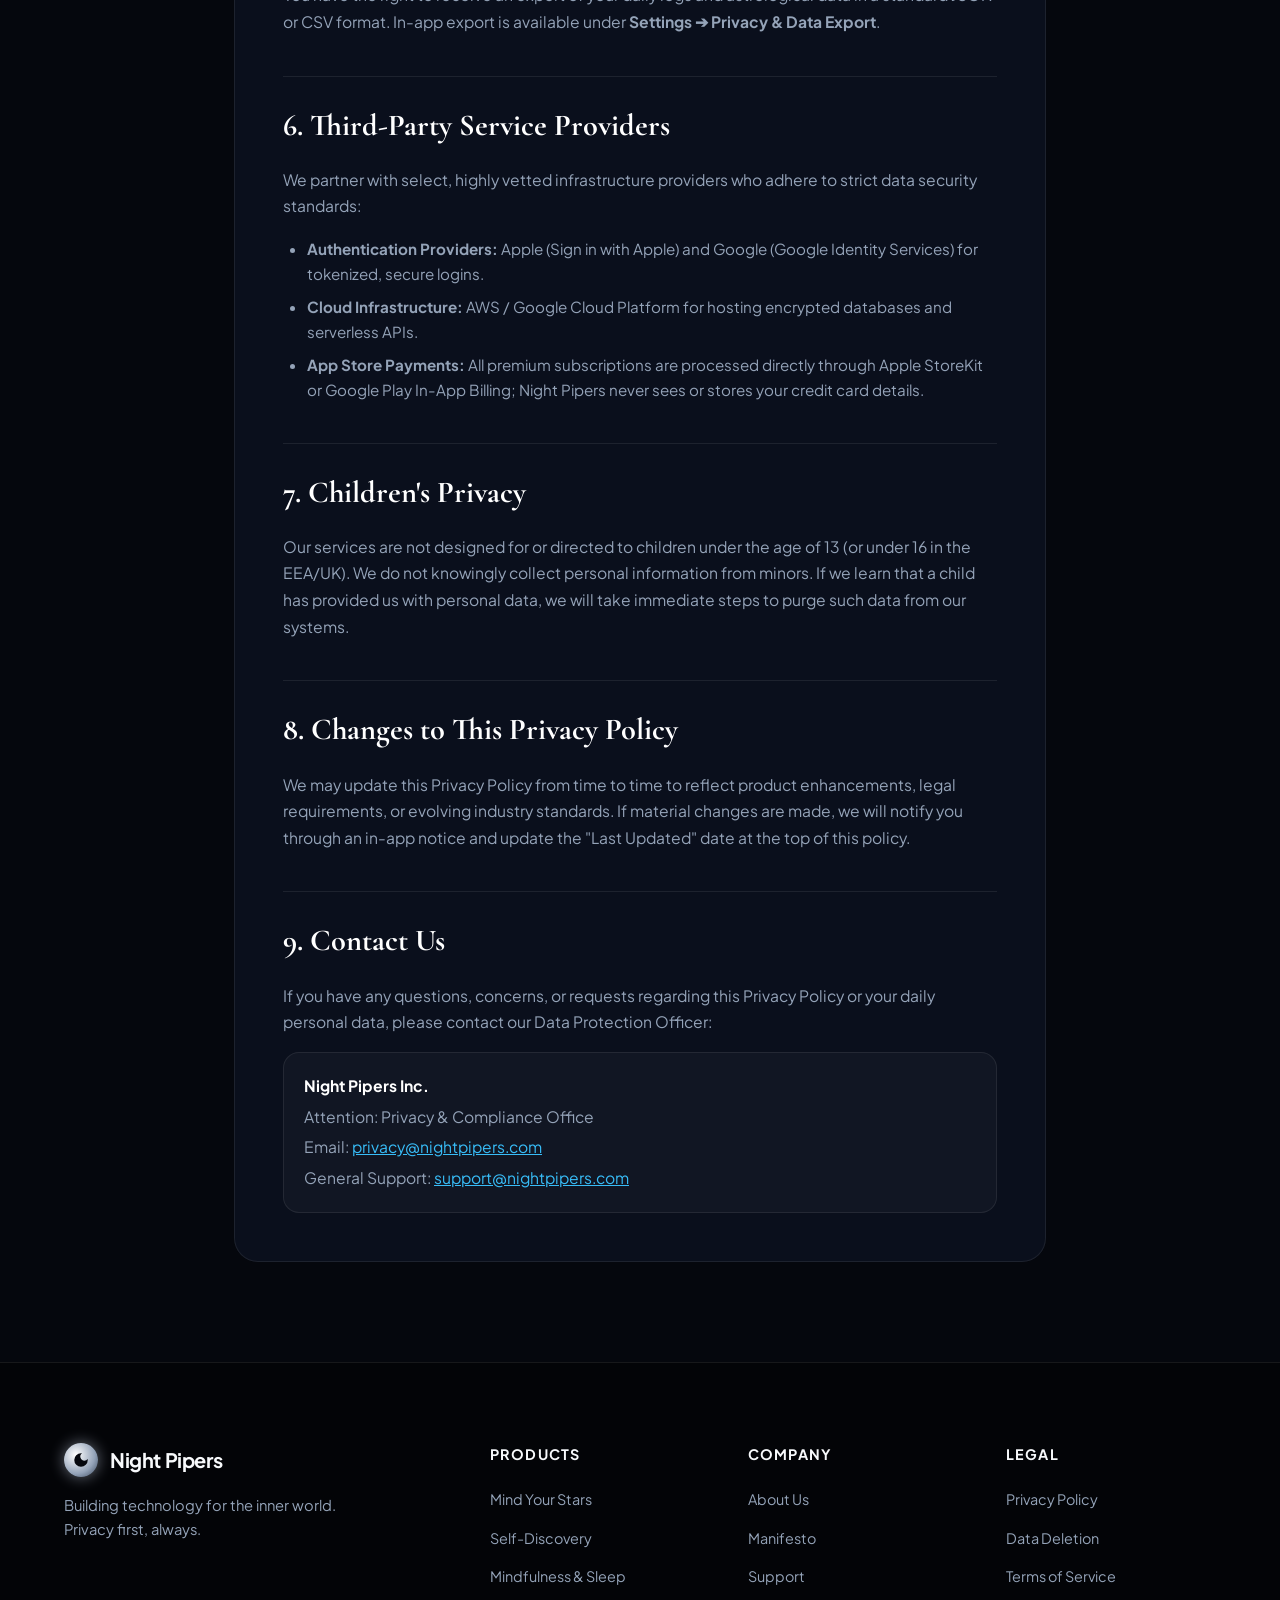
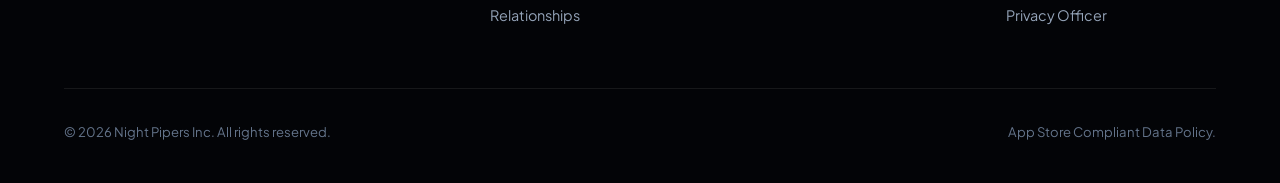
<file: privacy.html>
<!DOCTYPE html>
<html lang="en">
<head>
  <meta charset="UTF-8">
  <meta name="viewport" content="width=device-width, initial-scale=1.0">
  <title>Privacy Policy & Data Practices — Night Pipers</title>
  <meta name="description" content="App Store and Google Play compliant Privacy Policy for Night Pipers and Mind Your Stars. Learn how user authentication, daily reflection data, and astrological inputs are securely handled.">
  
  <link rel="preconnect" href="https://fonts.googleapis.com">
  <link rel="preconnect" href="https://fonts.gstatic.com" crossorigin>
  <link href="https://fonts.googleapis.com/css2?family=Cormorant+Garamond:ital,wght@0,400;0,500;0,600;0,700;1,400&family=Plus+Jakarta+Sans:wght@300;400;500;600;700&display=swap" rel="stylesheet">

  <link rel="stylesheet" href="assets/css/style.css">
</head>
<body>

  <!-- Dynamic Starfield Canvas Background -->
  <canvas id="starfield-canvas"></canvas>

  <div class="cosmic-glow-top"></div>

  <!-- Navigation Bar -->
  <header class="navbar">
    <div class="container">
      <a href="index.html" class="brand-logo" aria-label="Night Pipers Home">
        <div class="brand-icon">
          <svg viewBox="0 0 24 24">
            <path d="M12 3a9 9 0 1 0 9 9c0-.46-.04-.92-.1-1.36a5.389 5.389 0 0 1-4.4 2.26 5.403 5.403 0 0 1-3.14-9.8A9.044 9.044 0 0 0 12 3z"/>
          </svg>
        </div>
        <span>Night Pipers</span>
      </a>

      <nav>
        <ul class="nav-links">
          <li><a href="index.html">Home</a></li>
          <li><a href="index.html#philosophy">Philosophy</a></li>
          <li><a href="index.html#flagship">Mind Your Stars</a></li>
          <li><a href="about.html">About Us</a></li>
          <li><a href="privacy.html" class="active">Privacy</a></li>
          <li><a href="terms.html">Terms</a></li>
        </ul>
      </nav>

      <div class="nav-actions">
        <a href="index.html#flagship" class="btn btn-primary btn-sm">Get App</a>
        <button class="mobile-toggle" aria-label="Toggle navigation menu">
          <svg width="24" height="24" viewBox="0 0 24 24" fill="none" stroke="currentColor" stroke-width="2">
            <line x1="3" y1="12" x2="21" y2="12"></line>
            <line x1="3" y1="6" x2="21" y2="6"></line>
            <line x1="3" y1="18" x2="21" y2="18"></line>
          </svg>
        </button>
      </div>
    </div>
  </header>

  <!-- Mobile Drawer -->
  <div class="mobile-nav-drawer">
    <ul class="mobile-nav-links">
      <li><a href="index.html">Home</a></li>
      <li><a href="index.html#philosophy">Philosophy</a></li>
      <li><a href="index.html#flagship">Mind Your Stars</a></li>
      <li><a href="about.html">About Us</a></li>
      <li><a href="privacy.html">Privacy Policy</a></li>
      <li><a href="terms.html">Terms of Service</a></li>
    </ul>
  </div>

  <!-- Header Section -->
  <section class="legal-page-header">
    <div class="container container-narrow">
      <span class="badge-lunar">Legal & Compliance</span>
      <h1 class="hero-title" style="font-size: clamp(2.5rem, 5vw, 3.8rem); margin-bottom: 16px;">
        Privacy Policy
      </h1>
      <p class="hero-subtitle" style="margin-bottom: 0;">
        Effective Date: September 1, 2026 · Last Updated: September 6, 2026<br>
        Compliant with Apple App Store Guidelines, Google Play Developer Policies, GDPR & CCPA.
      </p>
    </div>
  </section>

  <!-- Main Legal Content -->
  <main class="legal-content">
    <div class="container container-narrow">
      <div class="legal-card" id="app-store-compliance">
        
        <div class="legal-alert">
          <p>
            <strong>Our Privacy Pledge:</strong> At Night Pipers, we believe the inner world is sacred. Your journal entries, birth details, mood check-ins, and daily reflections belong exclusively to you. We do not sell your personal data, nor do we use your private thoughts to train public foundational AI models.
          </p>
        </div>

        <h2>1. Overview & Applications Covered</h2>
        <p>
          This Privacy Policy explains how <strong>Night Pipers Inc.</strong> ("Night Pipers", "we", "us", or "our") collects, uses, encrypts, and protects your information across our mobile applications (including <strong>Mind Your Stars</strong>, future family of apps) and associated backend cloud services.
        </p>
        <p>
          This document serves as the official Privacy Policy referenced in mobile app store listings and in-app redirection links.
        </p>

        <h2 id="data-collection">2. Information We Collect</h2>
        <p>
          To provide personalized reflection, astrological analysis, and secure synchronisation across your devices, we collect the following categories of data:
        </p>

        <table class="data-table">
          <thead>
            <tr>
              <th>Category</th>
              <th>Data Elements</th>
              <th>Purpose</th>
            </tr>
          </thead>
          <tbody>
            <tr>
              <td><strong>Account & Authentication</strong></td>
              <td>Email address, unique user ID, salted & hashed password, or tokenized credentials (Sign in with Apple / Google Sign-In).</td>
              <td>Secure user authentication, account recovery, and cross-device sync.</td>
            </tr>
            <tr>
              <td><strong>Astrological Profile</strong></td>
              <td>Date of birth, exact time of birth, birth city/geographic coordinates.</td>
              <td>Mathematical calculation of planetary ephemeris, natal chart placements, and current transits in Mind Your Stars.</td>
            </tr>
            <tr>
              <td><strong>Daily User Reflections</strong></td>
              <td>Daily mood logs, sleep quality & nighttime ritual notes, journal reflections, guided meditation responses.</td>
              <td>Stored securely to compile your personal history, reveal recurring emotional patterns, and display self-understanding trends.</td>
            </tr>
            <tr>
              <td><strong>Device & Diagnostics</strong></td>
              <td>App version, device model, operating system version, crash reports.</td>
              <td>Maintaining app reliability, debugging performance, and preventing fraudulent activity.</td>
            </tr>
          </tbody>
        </table>

        <h2 id="data-storage">3. Backend Storage & Security Architecture</h2>
        <p>
          Night Pipers utilizes enterprise-grade cloud infrastructure to store and manage your daily reflections and account data.
        </p>
        <ul>
          <li><strong>Encryption in Transit:</strong> All communications between your mobile device and our backend servers are encrypted using modern Transport Layer Security (TLS 1.3).</li>
          <li><strong>Encryption at Rest:</strong> All stored personal identifiers, journal entries, and astrological data are encrypted at rest using AES-256 standards.</li>
          <li><strong>Zero Data Selling:</strong> We never sell, lease, or monetize your personal information or reflection entries to data brokers, ad networks, or third parties.</li>
        </ul>

        <h2>4. The Role of Artificial Intelligence & Reflection</h2>
        <p>
          Our proprietary reflection engine utilizes advanced AI models to connect themes across your astrological transits and daily reflections.
        </p>
        <ul>
          <li><strong>Ephemeral Processing:</strong> Prompts sent for contextual reflection analysis are processed in transient inference environments and are not permanently retained by LLM infrastructure providers.</li>
          <li><strong>No Model Training:</strong> Your private journal entries, dreams, emotional disclosures, and birth details are strictly barred from training public generative models.</li>
        </ul>

        <h2 id="account-deletion">5. User Rights, Data Export & Account Deletion</h2>
        <p>
          In accordance with Apple App Store Guideline 5.1.1(v), Google Play User Data policies, the European General Data Protection Regulation (GDPR), and the California Consumer Privacy Act (CCPA/CPRA), you have complete control over your data:
        </p>
        
        <h3>A. Self-Service In-App Deletion</h3>
        <p>
          You may delete your account and all associated data directly within any of our apps at any time:
        </p>
        <ol style="margin-left: 24px; margin-bottom: 16px; color: var(--text-secondary);">
          <li>Open the app (e.g. <strong>Mind Your Stars</strong>).</li>
          <li>Navigate to <strong>Settings</strong> ➔ <strong>Account & Security</strong>.</li>
          <li>Tap <strong>Delete Account & Purge Data</strong> and confirm.</li>
        </ol>
        <p>
          This action irreversibly erases your profile, authentication records, birth charts, journal logs, and history from our live databases within 72 hours.
        </p>

        <h3>B. Web & Email Erasure Request</h3>
        <p>
          If you have uninstalled the app or prefer to request deletion externally, email our Data Protection team at <a href="mailto:privacy@nightpipers.com" style="color: var(--lunar-blue);">privacy@nightpipers.com</a> with the subject line <em>"Request for Account Deletion"</em> from your registered email address. We will verify your identity and permanently delete all records within 30 days.
        </p>

        <h3>C. Data Portability & Export</h3>
        <p>
          You have the right to receive an export of your daily logs and astrological data in a standard JSON or CSV format. In-app export is available under <strong>Settings ➔ Privacy & Data Export</strong>.
        </p>

        <h2>6. Third-Party Service Providers</h2>
        <p>
          We partner with select, highly vetted infrastructure providers who adhere to strict data security standards:
        </p>
        <ul>
          <li><strong>Authentication Providers:</strong> Apple (Sign in with Apple) and Google (Google Identity Services) for tokenized, secure logins.</li>
          <li><strong>Cloud Infrastructure:</strong> AWS / Google Cloud Platform for hosting encrypted databases and serverless APIs.</li>
          <li><strong>App Store Payments:</strong> All premium subscriptions are processed directly through Apple StoreKit or Google Play In-App Billing; Night Pipers never sees or stores your credit card details.</li>
        </ul>

        <h2>7. Children's Privacy</h2>
        <p>
          Our services are not designed for or directed to children under the age of 13 (or under 16 in the EEA/UK). We do not knowingly collect personal information from minors. If we learn that a child has provided us with personal data, we will take immediate steps to purge such data from our systems.
        </p>

        <h2>8. Changes to This Privacy Policy</h2>
        <p>
          We may update this Privacy Policy from time to time to reflect product enhancements, legal requirements, or evolving industry standards. If material changes are made, we will notify you through an in-app notice and update the "Last Updated" date at the top of this policy.
        </p>

        <h2 id="contact">9. Contact Us</h2>
        <p>
          If you have any questions, concerns, or requests regarding this Privacy Policy or your daily personal data, please contact our Data Protection Officer:
        </p>
        <div style="background: rgba(255, 255, 255, 0.03); border: 1px solid var(--border-subtle); padding: 20px; border-radius: var(--radius-md); margin-top: 12px;">
          <p style="margin-bottom: 4px; color: #ffffff;"><strong>Night Pipers Inc.</strong></p>
          <p style="margin-bottom: 4px; color: var(--text-secondary);">Attention: Privacy & Compliance Office</p>
          <p style="margin-bottom: 4px; color: var(--text-secondary);">Email: <a href="mailto:privacy@nightpipers.com" style="color: var(--lunar-blue);">privacy@nightpipers.com</a></p>
          <p style="margin-bottom: 0; color: var(--text-secondary);">General Support: <a href="mailto:support@nightpipers.com" style="color: var(--lunar-blue);">support@nightpipers.com</a></p>
        </div>

      </div>
    </div>
  </main>

  <!-- Footer -->
  <footer class="footer">
    <div class="container">
      <div class="footer-grid">
        <div class="footer-brand">
          <a href="index.html" class="brand-logo">
            <div class="brand-icon">
              <svg viewBox="0 0 24 24">
                <path d="M12 3a9 9 0 1 0 9 9c0-.46-.04-.92-.1-1.36a5.389 5.389 0 0 1-4.4 2.26 5.403 5.403 0 0 1-3.14-9.8A9.044 9.044 0 0 0 12 3z"/>
              </svg>
            </div>
            <span>Night Pipers</span>
          </a>
          <p>Building technology for the inner world. Privacy first, always.</p>
        </div>

        <div class="footer-col">
          <h4>Products</h4>
          <ul>
            <li><a href="index.html#flagship">Mind Your Stars</a></li>
            <li><a href="index.html#ecosystem">Self-Discovery</a></li>
            <li><a href="index.html#ecosystem">Mindfulness & Sleep</a></li>
            <li><a href="index.html#ecosystem">Relationships</a></li>
          </ul>
        </div>

        <div class="footer-col">
          <h4>Company</h4>
          <ul>
            <li><a href="about.html">About Us</a></li>
            <li><a href="about.html#manifesto">Manifesto</a></li>
            <li><a href="mailto:support@nightpipers.com">Support</a></li>
          </ul>
        </div>

        <div class="footer-col">
          <h4>Legal</h4>
          <ul>
            <li><a href="privacy.html">Privacy Policy</a></li>
            <li><a href="#account-deletion">Data Deletion</a></li>
            <li><a href="terms.html">Terms of Service</a></li>
            <li><a href="mailto:privacy@nightpipers.com">Privacy Officer</a></li>
          </ul>
        </div>
      </div>

      <div class="footer-bottom">
        <p>&copy; 2026 Night Pipers Inc. All rights reserved.</p>
        <p>App Store Compliant Data Policy.</p>
      </div>
    </div>
  </footer>

  <script src="assets/js/main.js"></script>
</body>
</html>
</file>
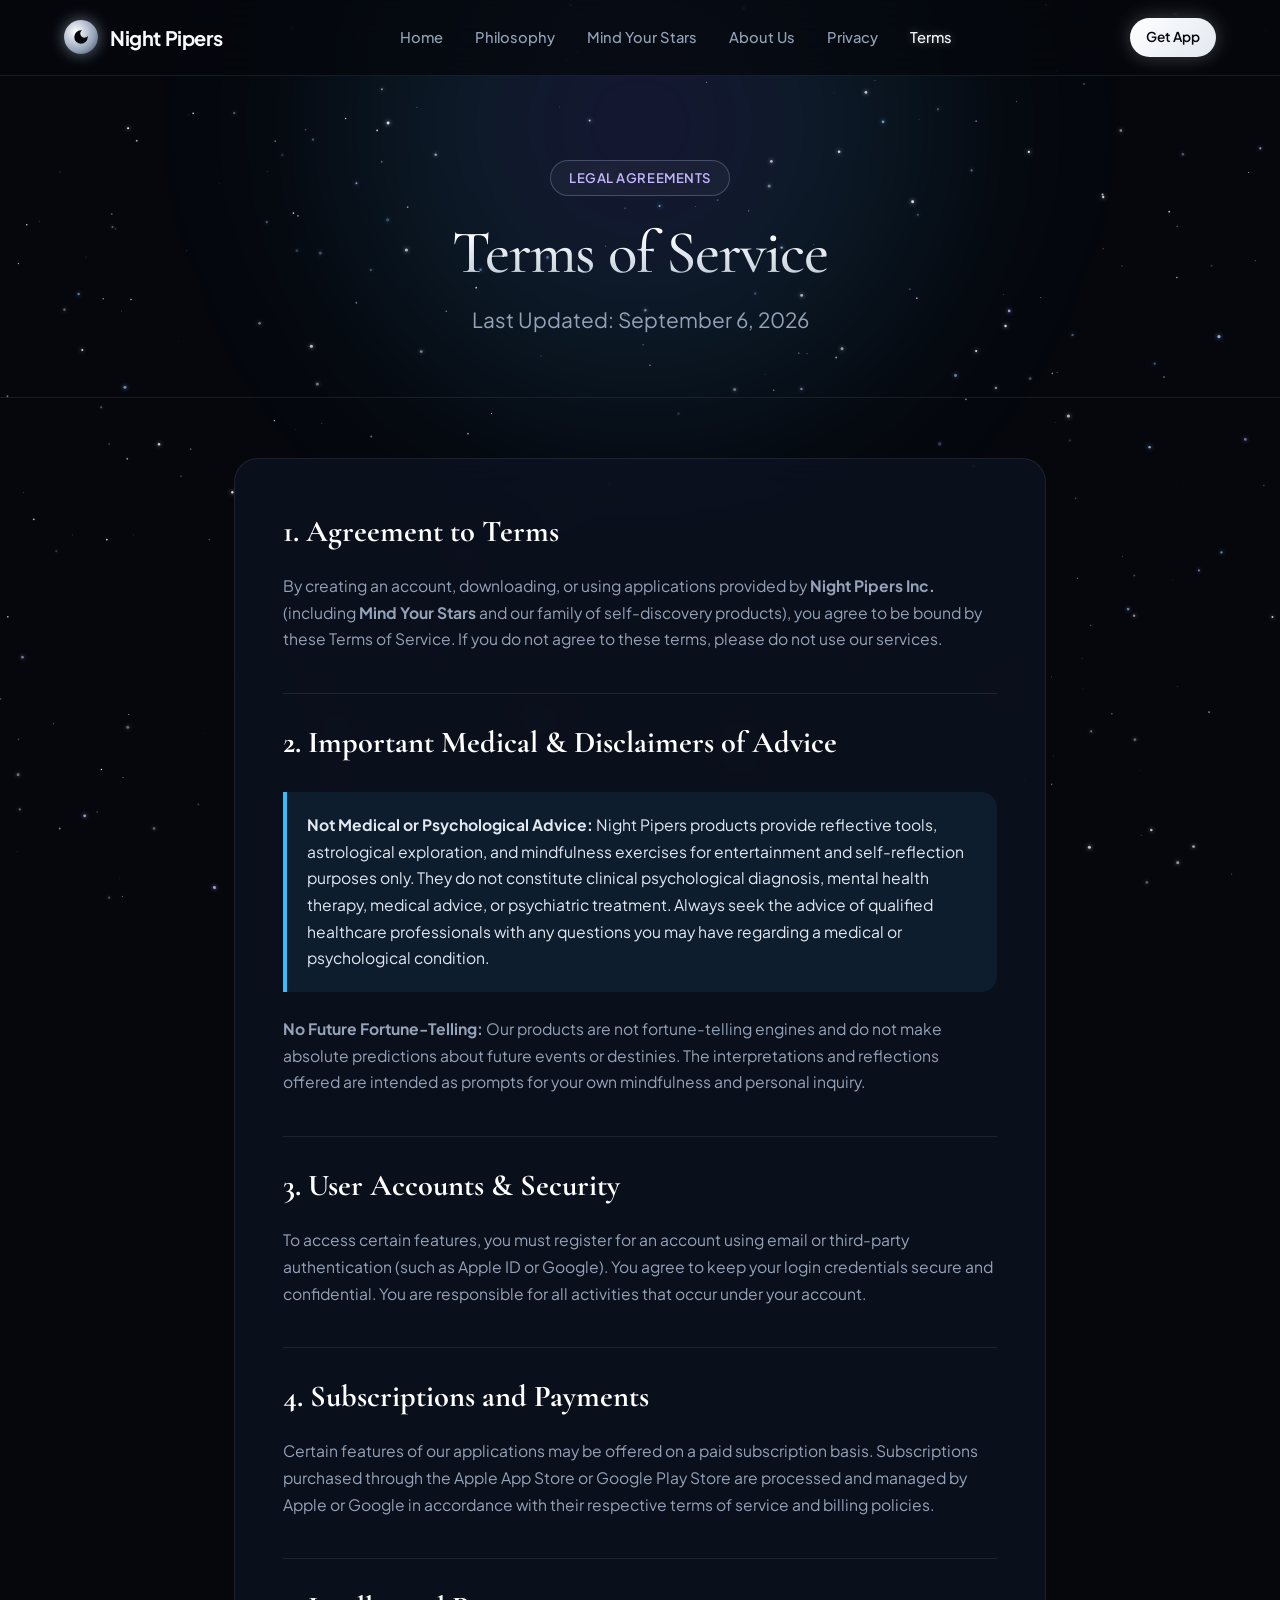
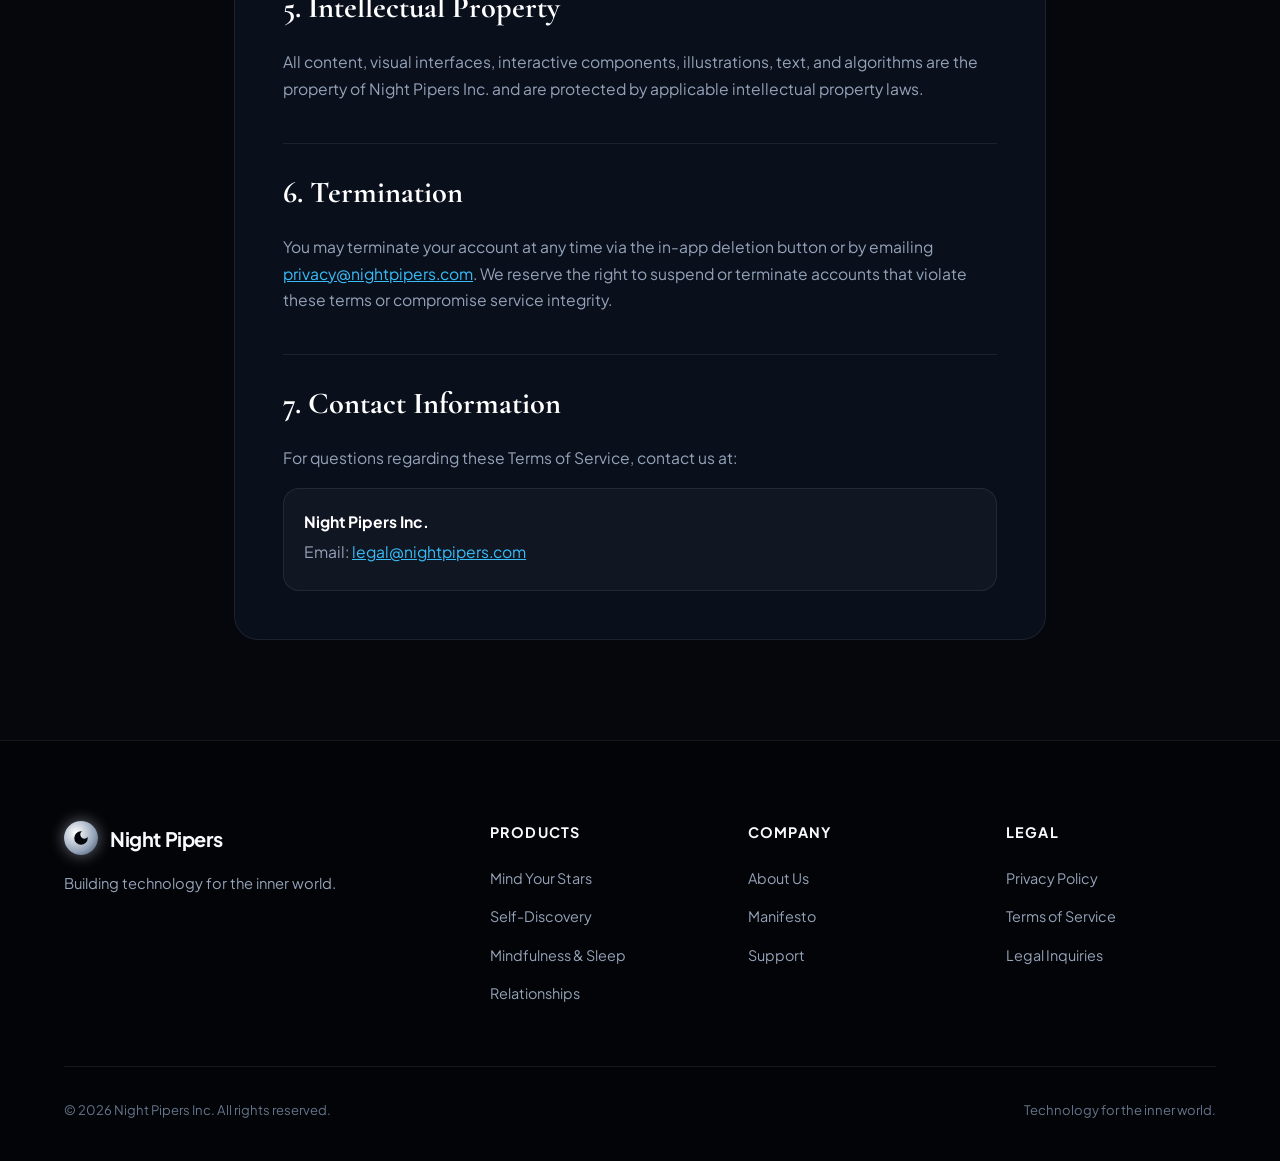
<file: terms.html>
<!DOCTYPE html>
<html lang="en">
<head>
  <meta charset="UTF-8">
  <meta name="viewport" content="width=device-width, initial-scale=1.0">
  <title>Terms of Service — Night Pipers</title>
  <meta name="description" content="Terms of Service for Night Pipers and Mind Your Stars applications.">
  
  <link rel="preconnect" href="https://fonts.googleapis.com">
  <link rel="preconnect" href="https://fonts.gstatic.com" crossorigin>
  <link href="https://fonts.googleapis.com/css2?family=Cormorant+Garamond:ital,wght@0,400;0,500;0,600;0,700;1,400&family=Plus+Jakarta+Sans:wght@300;400;500;600;700&display=swap" rel="stylesheet">

  <link rel="stylesheet" href="assets/css/style.css">
</head>
<body>

  <!-- Dynamic Starfield Canvas Background -->
  <canvas id="starfield-canvas"></canvas>

  <div class="cosmic-glow-top"></div>

  <!-- Navigation Bar -->
  <header class="navbar">
    <div class="container">
      <a href="index.html" class="brand-logo" aria-label="Night Pipers Home">
        <div class="brand-icon">
          <svg viewBox="0 0 24 24">
            <path d="M12 3a9 9 0 1 0 9 9c0-.46-.04-.92-.1-1.36a5.389 5.389 0 0 1-4.4 2.26 5.403 5.403 0 0 1-3.14-9.8A9.044 9.044 0 0 0 12 3z"/>
          </svg>
        </div>
        <span>Night Pipers</span>
      </a>

      <nav>
        <ul class="nav-links">
          <li><a href="index.html">Home</a></li>
          <li><a href="index.html#philosophy">Philosophy</a></li>
          <li><a href="index.html#flagship">Mind Your Stars</a></li>
          <li><a href="about.html">About Us</a></li>
          <li><a href="privacy.html">Privacy</a></li>
          <li><a href="terms.html" class="active">Terms</a></li>
        </ul>
      </nav>

      <div class="nav-actions">
        <a href="index.html#flagship" class="btn btn-primary btn-sm">Get App</a>
        <button class="mobile-toggle" aria-label="Toggle navigation menu">
          <svg width="24" height="24" viewBox="0 0 24 24" fill="none" stroke="currentColor" stroke-width="2">
            <line x1="3" y1="12" x2="21" y2="12"></line>
            <line x1="3" y1="6" x2="21" y2="6"></line>
            <line x1="3" y1="18" x2="21" y2="18"></line>
          </svg>
        </button>
      </div>
    </div>
  </header>

  <!-- Mobile Drawer -->
  <div class="mobile-nav-drawer">
    <ul class="mobile-nav-links">
      <li><a href="index.html">Home</a></li>
      <li><a href="index.html#philosophy">Philosophy</a></li>
      <li><a href="index.html#flagship">Mind Your Stars</a></li>
      <li><a href="about.html">About Us</a></li>
      <li><a href="privacy.html">Privacy Policy</a></li>
      <li><a href="terms.html">Terms of Service</a></li>
    </ul>
  </div>

  <!-- Header Section -->
  <section class="legal-page-header">
    <div class="container container-narrow">
      <span class="badge-lunar">Legal Agreements</span>
      <h1 class="hero-title" style="font-size: clamp(2.5rem, 5vw, 3.8rem); margin-bottom: 16px;">
        Terms of Service
      </h1>
      <p class="hero-subtitle" style="margin-bottom: 0;">
        Last Updated: September 6, 2026
      </p>
    </div>
  </section>

  <!-- Main Terms Content -->
  <main class="legal-content">
    <div class="container container-narrow">
      <div class="legal-card">
        
        <h2>1. Agreement to Terms</h2>
        <p>
          By creating an account, downloading, or using applications provided by <strong>Night Pipers Inc.</strong> (including <strong>Mind Your Stars</strong> and our family of self-discovery products), you agree to be bound by these Terms of Service. If you do not agree to these terms, please do not use our services.
        </p>

        <h2>2. Important Medical & Disclaimers of Advice</h2>
        <div class="legal-alert">
          <p>
            <strong>Not Medical or Psychological Advice:</strong> Night Pipers products provide reflective tools, astrological exploration, and mindfulness exercises for entertainment and self-reflection purposes only. They do not constitute clinical psychological diagnosis, mental health therapy, medical advice, or psychiatric treatment. Always seek the advice of qualified healthcare professionals with any questions you may have regarding a medical or psychological condition.
          </p>
        </div>
        <p>
          <strong>No Future Fortune-Telling:</strong> Our products are not fortune-telling engines and do not make absolute predictions about future events or destinies. The interpretations and reflections offered are intended as prompts for your own mindfulness and personal inquiry.
        </p>

        <h2>3. User Accounts & Security</h2>
        <p>
          To access certain features, you must register for an account using email or third-party authentication (such as Apple ID or Google). You agree to keep your login credentials secure and confidential. You are responsible for all activities that occur under your account.
        </p>

        <h2>4. Subscriptions and Payments</h2>
        <p>
          Certain features of our applications may be offered on a paid subscription basis. Subscriptions purchased through the Apple App Store or Google Play Store are processed and managed by Apple or Google in accordance with their respective terms of service and billing policies.
        </p>

        <h2>5. Intellectual Property</h2>
        <p>
          All content, visual interfaces, interactive components, illustrations, text, and algorithms are the property of Night Pipers Inc. and are protected by applicable intellectual property laws.
        </p>

        <h2>6. Termination</h2>
        <p>
          You may terminate your account at any time via the in-app deletion button or by emailing <a href="mailto:privacy@nightpipers.com" style="color: var(--lunar-blue);">privacy@nightpipers.com</a>. We reserve the right to suspend or terminate accounts that violate these terms or compromise service integrity.
        </p>

        <h2>7. Contact Information</h2>
        <p>
          For questions regarding these Terms of Service, contact us at:
        </p>
        <div style="background: rgba(255, 255, 255, 0.03); border: 1px solid var(--border-subtle); padding: 20px; border-radius: var(--radius-md); margin-top: 12px;">
          <p style="margin-bottom: 4px; color: #ffffff;"><strong>Night Pipers Inc.</strong></p>
          <p style="margin-bottom: 4px; color: var(--text-secondary);">Email: <a href="mailto:legal@nightpipers.com" style="color: var(--lunar-blue);">legal@nightpipers.com</a></p>
        </div>

      </div>
    </div>
  </main>

  <!-- Footer -->
  <footer class="footer">
    <div class="container">
      <div class="footer-grid">
        <div class="footer-brand">
          <a href="index.html" class="brand-logo">
            <div class="brand-icon">
              <svg viewBox="0 0 24 24">
                <path d="M12 3a9 9 0 1 0 9 9c0-.46-.04-.92-.1-1.36a5.389 5.389 0 0 1-4.4 2.26 5.403 5.403 0 0 1-3.14-9.8A9.044 9.044 0 0 0 12 3z"/>
              </svg>
            </div>
            <span>Night Pipers</span>
          </a>
          <p>Building technology for the inner world.</p>
        </div>

        <div class="footer-col">
          <h4>Products</h4>
          <ul>
            <li><a href="index.html#flagship">Mind Your Stars</a></li>
            <li><a href="index.html#ecosystem">Self-Discovery</a></li>
            <li><a href="index.html#ecosystem">Mindfulness & Sleep</a></li>
            <li><a href="index.html#ecosystem">Relationships</a></li>
          </ul>
        </div>

        <div class="footer-col">
          <h4>Company</h4>
          <ul>
            <li><a href="about.html">About Us</a></li>
            <li><a href="about.html#manifesto">Manifesto</a></li>
            <li><a href="mailto:support@nightpipers.com">Support</a></li>
          </ul>
        </div>

        <div class="footer-col">
          <h4>Legal</h4>
          <ul>
            <li><a href="privacy.html">Privacy Policy</a></li>
            <li><a href="terms.html">Terms of Service</a></li>
            <li><a href="mailto:legal@nightpipers.com">Legal Inquiries</a></li>
          </ul>
        </div>
      </div>

      <div class="footer-bottom">
        <p>&copy; 2026 Night Pipers Inc. All rights reserved.</p>
        <p>Technology for the inner world.</p>
      </div>
    </div>
  </footer>

  <script src="assets/js/main.js"></script>
</body>
</html>
</file>
<file: assets/css/style.css>
/* ==========================================================================
   Night Pipers - Design System & Celestial Theme
   ========================================================================== */

:root {
  /* Color Palette */
  --bg-deep: #05070d;
  --bg-surface: #090e18;
  --bg-card: rgba(14, 21, 37, 0.65);
  --bg-card-hover: rgba(22, 33, 58, 0.75);
  --bg-glass: rgba(255, 255, 255, 0.03);
  
  --border-subtle: rgba(255, 255, 255, 0.08);
  --border-glow: rgba(186, 210, 255, 0.25);
  --border-active: rgba(210, 226, 255, 0.4);

  --text-primary: #f8fafc;
  --text-secondary: #94a3b8;
  --text-muted: #64748b;
  --text-accent: #c4b5fd;

  --lunar-white: #f1f5f9;
  --lunar-glow: rgba(224, 236, 255, 0.85);
  --lunar-blue: #38bdf8;
  --lunar-purple: #a855f7;
  --lunar-gold: #fde047;
  
  --gradient-glow: radial-gradient(circle at center, rgba(168, 85, 247, 0.15), rgba(56, 189, 248, 0.08), transparent 70%);
  --gradient-moon: linear-gradient(135deg, #ffffff 0%, #cbd5e1 50%, #64748b 100%);
  --gradient-card: linear-gradient(180deg, rgba(255, 255, 255, 0.05) 0%, rgba(255, 255, 255, 0.01) 100%);

  /* Typography */
  --font-serif: 'Cormorant Garamond', 'Playfair Display', Georgia, serif;
  --font-sans: 'Plus Jakarta Sans', -apple-system, BlinkMacSystemFont, 'Segoe UI', Roboto, sans-serif;
  
  /* Radii & Transitions */
  --radius-sm: 8px;
  --radius-md: 16px;
  --radius-lg: 24px;
  --radius-pill: 9999px;
  --transition-smooth: all 0.35s cubic-bezier(0.16, 1, 0.3, 1);
}

/* Global Reset & Base */
*, *::before, *::after {
  box-sizing: border-box;
  margin: 0;
  padding: 0;
}

html {
  scroll-behavior: smooth;
  font-size: 16px;
  background-color: var(--bg-deep);
  color: var(--text-primary);
}

body {
  font-family: var(--font-sans);
  background-color: var(--bg-deep);
  color: var(--text-primary);
  line-height: 1.65;
  overflow-x: hidden;
  position: relative;
  -webkit-font-smoothing: antialiased;
}

/* Background Canvas for Starfield */
#starfield-canvas {
  position: fixed;
  top: 0;
  left: 0;
  width: 100%;
  height: 100%;
  pointer-events: none;
  z-index: 0;
}

/* Cosmic Ambient Glows */
.cosmic-glow-top {
  position: absolute;
  top: -200px;
  left: 50%;
  transform: translateX(-50%);
  width: 850px;
  height: 650px;
  background: radial-gradient(circle, rgba(120, 80, 230, 0.18) 0%, rgba(56, 189, 248, 0.12) 40%, transparent 70%);
  filter: blur(80px);
  pointer-events: none;
  z-index: 1;
}

.cosmic-glow-mid {
  position: absolute;
  top: 45%;
  right: -100px;
  width: 600px;
  height: 600px;
  background: radial-gradient(circle, rgba(168, 85, 247, 0.12) 0%, rgba(30, 58, 138, 0.1) 50%, transparent 70%);
  filter: blur(90px);
  pointer-events: none;
  z-index: 1;
}

/* Layout Utilities */
.container {
  width: 100%;
  max-width: 1200px;
  margin: 0 auto;
  padding: 0 24px;
  position: relative;
  z-index: 2;
}

.container-narrow {
  max-width: 860px;
}

/* Navigation */
.navbar {
  position: fixed;
  top: 0;
  left: 0;
  right: 0;
  height: 76px;
  display: flex;
  align-items: center;
  z-index: 100;
  backdrop-filter: blur(20px);
  -webkit-backdrop-filter: blur(20px);
  background: rgba(5, 7, 13, 0.75);
  border-bottom: 1px solid var(--border-subtle);
  transition: var(--transition-smooth);
}

.navbar .container {
  display: flex;
  align-items: center;
  justify-content: space-between;
}

.brand-logo {
  display: flex;
  align-items: center;
  gap: 12px;
  text-decoration: none;
  color: var(--text-primary);
  font-weight: 700;
  font-size: 1.25rem;
  letter-spacing: -0.02em;
}

.brand-icon {
  width: 34px;
  height: 34px;
  display: flex;
  align-items: center;
  justify-content: center;
  border-radius: 50%;
  background: radial-gradient(circle at 35% 35%, #ffffff, #94a3b8 60%, #334155 100%);
  box-shadow: 0 0 15px rgba(224, 236, 255, 0.45);
}

.brand-icon svg {
  width: 18px;
  height: 18px;
  fill: #05070d;
}

.nav-links {
  display: flex;
  align-items: center;
  gap: 32px;
  list-style: none;
}

.nav-links a {
  text-decoration: none;
  color: var(--text-secondary);
  font-size: 0.92rem;
  font-weight: 500;
  transition: var(--transition-smooth);
}

.nav-links a:hover,
.nav-links a.active {
  color: var(--text-primary);
  text-shadow: 0 0 10px rgba(255, 255, 255, 0.4);
}

.nav-actions {
  display: flex;
  align-items: center;
  gap: 16px;
}

.btn {
  display: inline-flex;
  align-items: center;
  justify-content: center;
  gap: 8px;
  padding: 10px 22px;
  border-radius: var(--radius-pill);
  font-size: 0.9rem;
  font-weight: 600;
  text-decoration: none;
  transition: var(--transition-smooth);
  cursor: pointer;
  border: none;
}

.btn-primary {
  background: linear-gradient(135deg, #ffffff 0%, #e2e8f0 100%);
  color: #05070d;
  box-shadow: 0 0 20px rgba(255, 255, 255, 0.25), 0 4px 12px rgba(0, 0, 0, 0.4);
}

.btn-primary:hover {
  transform: translateY(-2px);
  box-shadow: 0 0 30px rgba(255, 255, 255, 0.4), 0 6px 18px rgba(0, 0, 0, 0.6);
  color: #000000;
}

.btn-secondary {
  background: rgba(255, 255, 255, 0.05);
  color: var(--text-primary);
  border: 1px solid var(--border-subtle);
  backdrop-filter: blur(10px);
}

.btn-secondary:hover {
  background: rgba(255, 255, 255, 0.1);
  border-color: var(--border-glow);
  transform: translateY(-2px);
}

.btn-sm {
  padding: 8px 16px;
  font-size: 0.85rem;
}

.btn-lg {
  padding: 14px 32px;
  font-size: 1rem;
}

/* Mobile Nav Toggle */
.mobile-toggle {
  display: none;
  background: none;
  border: none;
  color: var(--text-primary);
  cursor: pointer;
  padding: 8px;
}

/* Hero Section */
.hero-section {
  padding: 170px 0 100px;
  text-align: center;
  position: relative;
  overflow: hidden;
}

.badge-lunar {
  display: inline-flex;
  align-items: center;
  gap: 8px;
  padding: 6px 18px;
  border-radius: var(--radius-pill);
  background: rgba(255, 255, 255, 0.04);
  border: 1px solid var(--border-glow);
  color: var(--text-accent);
  font-size: 0.82rem;
  font-weight: 600;
  letter-spacing: 0.04em;
  text-transform: uppercase;
  margin-bottom: 24px;
  backdrop-filter: blur(8px);
}

.badge-dot {
  width: 6px;
  height: 6px;
  border-radius: 50%;
  background-color: var(--lunar-blue);
  box-shadow: 0 0 8px var(--lunar-blue);
  animation: pulse-dot 2.5s infinite ease-in-out;
}

@keyframes pulse-dot {
  0%, 100% { opacity: 0.5; transform: scale(1); }
  50% { opacity: 1; transform: scale(1.3); }
}

.hero-title {
  font-family: var(--font-serif);
  font-size: clamp(2.8rem, 6vw, 4.8rem);
  font-weight: 500;
  line-height: 1.1;
  letter-spacing: -0.02em;
  margin-bottom: 24px;
  background: linear-gradient(180deg, #ffffff 20%, #cbd5e1 75%, #94a3b8 100%);
  -webkit-background-clip: text;
  -webkit-text-fill-color: transparent;
}

.hero-subtitle {
  font-size: clamp(1.05rem, 2vw, 1.3rem);
  color: var(--text-secondary);
  max-width: 680px;
  margin: 0 auto 40px;
  font-weight: 400;
}

.hero-cta-group {
  display: flex;
  align-items: center;
  justify-content: center;
  gap: 16px;
  margin-bottom: 70px;
  flex-wrap: wrap;
}

/* Hero Celestial Moon Visual */
.hero-moon-wrapper {
  position: relative;
  width: 320px;
  height: 320px;
  margin: 0 auto 30px;
  display: flex;
  align-items: center;
  justify-content: center;
}

.lunar-orb {
  width: 220px;
  height: 220px;
  border-radius: 50%;
  background: radial-gradient(circle at 35% 35%, #ffffff 0%, #e2e8f0 35%, #94a3b8 70%, #475569 100%);
  box-shadow: 
    0 0 60px rgba(224, 236, 255, 0.4),
    0 0 120px rgba(168, 85, 247, 0.25),
    inset -25px -25px 50px rgba(5, 7, 13, 0.8),
    inset 15px 15px 30px rgba(255, 255, 255, 0.8);
  position: relative;
  animation: moon-drift 8s ease-in-out infinite alternate;
}

.lunar-craters {
  position: absolute;
  top: 0;
  left: 0;
  width: 100%;
  height: 100%;
  border-radius: 50%;
  opacity: 0.25;
  background-image: 
    radial-gradient(circle at 45% 30%, #334155 8px, transparent 9px),
    radial-gradient(circle at 65% 55%, #334155 14px, transparent 15px),
    radial-gradient(circle at 30% 65%, #334155 10px, transparent 11px),
    radial-gradient(circle at 75% 25%, #334155 6px, transparent 7px);
}

.lunar-orbit-ring {
  position: absolute;
  top: -20px;
  left: -20px;
  right: -20px;
  bottom: -20px;
  border-radius: 50%;
  border: 1px dashed rgba(255, 255, 255, 0.12);
  animation: rotate-orbit 60s linear infinite;
}

.lunar-orbit-particle {
  position: absolute;
  top: 15%;
  left: 15%;
  width: 8px;
  height: 8px;
  border-radius: 50%;
  background-color: #ffffff;
  box-shadow: 0 0 12px #ffffff;
}

@keyframes moon-drift {
  0% { transform: translateY(0px) scale(1); }
  100% { transform: translateY(-12px) scale(1.02); }
}

@keyframes rotate-orbit {
  from { transform: rotate(0deg); }
  to { transform: rotate(360deg); }
}

.hero-stats {
  display: flex;
  justify-content: center;
  align-items: center;
  gap: 48px;
  padding-top: 24px;
  border-top: 1px solid var(--border-subtle);
  max-width: 720px;
  margin: 0 auto;
}

.stat-item {
  display: flex;
  flex-direction: column;
  align-items: center;
}

.stat-value {
  font-family: var(--font-serif);
  font-size: 2rem;
  font-weight: 600;
  color: var(--text-primary);
}

.stat-label {
  font-size: 0.82rem;
  color: var(--text-secondary);
  text-transform: uppercase;
  letter-spacing: 0.05em;
}

/* Sections Common */
.section {
  padding: 100px 0;
  position: relative;
  z-index: 2;
}

.section-header {
  text-align: center;
  max-width: 680px;
  margin: 0 auto 60px;
}

.section-tag {
  display: inline-block;
  font-size: 0.8rem;
  font-weight: 700;
  text-transform: uppercase;
  letter-spacing: 0.12em;
  color: var(--lunar-blue);
  margin-bottom: 12px;
}

.section-title {
  font-family: var(--font-serif);
  font-size: clamp(2.2rem, 4vw, 3.2rem);
  line-height: 1.15;
  color: var(--text-primary);
  margin-bottom: 18px;
}

.section-description {
  color: var(--text-secondary);
  font-size: 1.05rem;
}

/* Glass Cards */
.card-glass {
  background: var(--bg-card);
  border: 1px solid var(--border-subtle);
  border-radius: var(--radius-lg);
  padding: 36px;
  position: relative;
  overflow: hidden;
  backdrop-filter: blur(16px);
  -webkit-backdrop-filter: blur(16px);
  transition: var(--transition-smooth);
}

.card-glass:hover {
  border-color: var(--border-glow);
  transform: translateY(-4px);
  box-shadow: 0 20px 40px -15px rgba(0, 0, 0, 0.7), 0 0 30px rgba(168, 85, 247, 0.1);
}

/* Philosophy Section: The Mirror */
.philosophy-grid {
  display: grid;
  grid-template-columns: 1fr 1fr;
  gap: 32px;
  align-items: center;
}

.quote-box {
  background: linear-gradient(145deg, rgba(255, 255, 255, 0.04) 0%, rgba(255, 255, 255, 0.01) 100%);
  border-left: 3px solid var(--text-accent);
  padding: 32px;
  border-radius: 0 var(--radius-md) var(--radius-md) 0;
  margin: 24px 0;
}

.quote-box p {
  font-family: var(--font-serif);
  font-size: 1.45rem;
  font-style: italic;
  color: var(--lunar-white);
  line-height: 1.4;
}

.mirror-card {
  display: flex;
  flex-direction: column;
  gap: 20px;
}

.comparison-row {
  display: grid;
  grid-template-columns: 1fr 1fr;
  gap: 16px;
  margin-top: 16px;
}

.comp-box {
  padding: 20px;
  border-radius: var(--radius-md);
  font-size: 0.9rem;
}

.comp-negative {
  background: rgba(239, 68, 68, 0.06);
  border: 1px solid rgba(239, 68, 68, 0.2);
}

.comp-negative h4 {
  color: #f87171;
  font-size: 0.85rem;
  text-transform: uppercase;
  margin-bottom: 8px;
}

.comp-positive {
  background: rgba(56, 189, 248, 0.06);
  border: 1px solid rgba(56, 189, 248, 0.25);
}

.comp-positive h4 {
  color: var(--lunar-blue);
  font-size: 0.85rem;
  text-transform: uppercase;
  margin-bottom: 8px;
}

/* Flagship Product Showcase: Mind Your Stars */
.flagship-card {
  background: linear-gradient(135deg, rgba(20, 26, 46, 0.85) 0%, rgba(10, 14, 26, 0.95) 100%);
  border: 1px solid rgba(186, 210, 255, 0.2);
  border-radius: 32px;
  padding: 60px;
  display: grid;
  grid-template-columns: 1.1fr 0.9fr;
  gap: 48px;
  align-items: center;
  position: relative;
  overflow: hidden;
  box-shadow: 0 30px 60px -20px rgba(0, 0, 0, 0.8), 0 0 50px rgba(99, 102, 241, 0.15);
}

.flagship-badge {
  display: inline-flex;
  align-items: center;
  gap: 8px;
  background: rgba(168, 85, 247, 0.15);
  border: 1px solid rgba(168, 85, 247, 0.35);
  color: #d8b4fe;
  padding: 6px 14px;
  border-radius: var(--radius-pill);
  font-size: 0.8rem;
  font-weight: 600;
  margin-bottom: 20px;
}

.flagship-title {
  font-family: var(--font-serif);
  font-size: 3rem;
  font-weight: 500;
  line-height: 1.1;
  margin-bottom: 18px;
  color: #ffffff;
}

.flagship-desc {
  color: var(--text-secondary);
  font-size: 1.05rem;
  margin-bottom: 28px;
}

.flagship-features {
  list-style: none;
  display: flex;
  flex-direction: column;
  gap: 14px;
  margin-bottom: 36px;
}

.flagship-features li {
  display: flex;
  align-items: flex-start;
  gap: 12px;
  color: var(--text-primary);
  font-size: 0.95rem;
}

.flagship-features li svg {
  width: 20px;
  height: 20px;
  fill: var(--lunar-blue);
  flex-shrink: 0;
  margin-top: 2px;
}

.app-store-badge-group {
  display: flex;
  align-items: center;
  gap: 16px;
  flex-wrap: wrap;
}

.app-store-btn {
  display: inline-flex;
  align-items: center;
  gap: 12px;
  background: rgba(255, 255, 255, 0.08);
  border: 1px solid rgba(255, 255, 255, 0.15);
  padding: 10px 20px;
  border-radius: var(--radius-md);
  text-decoration: none;
  color: #ffffff;
  transition: var(--transition-smooth);
}

.app-store-btn:hover {
  background: rgba(255, 255, 255, 0.14);
  border-color: #ffffff;
  transform: translateY(-2px);
}

.app-store-btn svg {
  width: 24px;
  height: 24px;
  fill: #ffffff;
}

.app-store-text {
  display: flex;
  flex-direction: column;
  text-align: left;
}

.app-store-sub {
  font-size: 0.65rem;
  text-transform: uppercase;
  color: var(--text-secondary);
  letter-spacing: 0.05em;
}

.app-store-main {
  font-size: 0.95rem;
  font-weight: 700;
  line-height: 1.1;
}

/* App Mockup Visual */
.app-mockup-wrapper {
  position: relative;
  display: flex;
  justify-content: center;
  align-items: center;
}

.phone-mockup {
  width: 280px;
  height: 540px;
  background: #090e18;
  border: 4px solid #334155;
  border-radius: 40px;
  padding: 16px;
  box-shadow: 0 25px 50px -12px rgba(0, 0, 0, 0.9), 0 0 35px rgba(56, 189, 248, 0.2);
  position: relative;
  overflow: hidden;
  display: flex;
  flex-direction: column;
}

.phone-notch {
  width: 100px;
  height: 18px;
  background: #1e293b;
  border-radius: 0 0 12px 12px;
  margin: -16px auto 14px;
}

.phone-screen {
  flex: 1;
  background: radial-gradient(circle at 50% 20%, #1e1b4b 0%, #090e18 70%);
  border-radius: 28px;
  padding: 20px 16px;
  display: flex;
  flex-direction: column;
  gap: 16px;
  color: #fff;
  border: 1px solid rgba(255, 255, 255, 0.08);
}

.phone-chart-header {
  text-align: center;
}

.phone-chart-header h5 {
  font-size: 0.75rem;
  color: var(--lunar-blue);
  text-transform: uppercase;
  letter-spacing: 0.06em;
}

.phone-chart-header h4 {
  font-family: var(--font-serif);
  font-size: 1.25rem;
  font-weight: 500;
}

.phone-zodiac-wheel {
  width: 130px;
  height: 130px;
  margin: 0 auto;
  border-radius: 50%;
  border: 1.5px dashed rgba(168, 85, 247, 0.5);
  display: flex;
  align-items: center;
  justify-content: center;
  position: relative;
}

.phone-zodiac-wheel::before {
  content: '';
  position: absolute;
  width: 90px;
  height: 90px;
  border-radius: 50%;
  background: radial-gradient(circle, rgba(224, 236, 255, 0.9), #64748b);
  box-shadow: 0 0 20px rgba(224, 236, 255, 0.6);
}

.phone-card-insight {
  background: rgba(255, 255, 255, 0.06);
  border: 1px solid rgba(255, 255, 255, 0.1);
  border-radius: 14px;
  padding: 12px;
  font-size: 0.75rem;
  line-height: 1.4;
  backdrop-filter: blur(8px);
}

.phone-card-insight span {
  display: block;
  font-weight: 700;
  color: var(--lunar-blue);
  margin-bottom: 4px;
  font-size: 0.7rem;
}

/* Products Ecosystem Grid */
.products-grid {
  display: grid;
  grid-template-columns: repeat(3, 1fr);
  gap: 24px;
}

.product-card {
  display: flex;
  flex-direction: column;
  height: 100%;
}

.product-icon {
  width: 52px;
  height: 52px;
  border-radius: 16px;
  background: rgba(255, 255, 255, 0.05);
  border: 1px solid var(--border-subtle);
  display: flex;
  align-items: center;
  justify-content: center;
  margin-bottom: 24px;
  color: var(--lunar-blue);
  transition: var(--transition-smooth);
}

.product-card:hover .product-icon {
  background: rgba(56, 189, 248, 0.15);
  border-color: var(--lunar-blue);
  transform: scale(1.08);
}

.product-icon svg {
  width: 26px;
  height: 26px;
}

.product-card h3 {
  font-family: var(--font-serif);
  font-size: 1.6rem;
  margin-bottom: 12px;
  color: var(--text-primary);
}

.product-card p {
  color: var(--text-secondary);
  font-size: 0.92rem;
  margin-bottom: 20px;
  flex-grow: 1;
}

.product-tags {
  display: flex;
  flex-wrap: wrap;
  gap: 8px;
}

.tag-pill {
  font-size: 0.75rem;
  padding: 4px 10px;
  border-radius: var(--radius-pill);
  background: rgba(255, 255, 255, 0.04);
  color: var(--text-muted);
  border: 1px solid var(--border-subtle);
}

/* AI Personal Reflection Layer */
.ai-section {
  background: radial-gradient(ellipse at 50% 50%, rgba(30, 27, 75, 0.4) 0%, transparent 75%);
}

.ai-split {
  display: grid;
  grid-template-columns: 1fr 1fr;
  gap: 48px;
  align-items: center;
}

.ai-prompt-box {
  background: var(--bg-card);
  border: 1px solid var(--border-subtle);
  border-radius: var(--radius-lg);
  padding: 32px;
  display: flex;
  flex-direction: column;
  gap: 20px;
}

.ai-dialog-bubble {
  display: flex;
  gap: 16px;
  padding: 16px;
  border-radius: var(--radius-md);
  font-size: 0.92rem;
}

.bubble-user {
  background: rgba(255, 255, 255, 0.03);
  border: 1px solid var(--border-subtle);
}

.bubble-ai {
  background: rgba(168, 85, 247, 0.08);
  border: 1px solid rgba(168, 85, 247, 0.25);
}

.bubble-avatar {
  width: 32px;
  height: 32px;
  border-radius: 50%;
  display: flex;
  align-items: center;
  justify-content: center;
  font-size: 0.8rem;
  font-weight: 700;
  flex-shrink: 0;
}

.avatar-user {
  background: #334155;
  color: #ffffff;
}

.avatar-ai {
  background: linear-gradient(135deg, #a855f7, #38bdf8);
  color: #ffffff;
}

.ai-question-list {
  list-style: none;
  display: flex;
  flex-direction: column;
  gap: 10px;
  margin-top: 10px;
}

.ai-question-list li {
  padding-left: 18px;
  position: relative;
  color: #cbd5e1;
  font-size: 0.88rem;
}

.ai-question-list li::before {
  content: '✦';
  position: absolute;
  left: 0;
  color: var(--lunar-blue);
  font-size: 0.8rem;
}

/* Interactive Sleep & Mindfulness Breathing Sanctuary */
.sanctuary-container {
  background: linear-gradient(180deg, rgba(14, 21, 37, 0.8) 0%, rgba(9, 14, 24, 0.95) 100%);
  border: 1px solid var(--border-glow);
  border-radius: 32px;
  padding: 50px 30px;
  text-align: center;
  max-width: 800px;
  margin: 0 auto;
}

.breathing-circle-wrapper {
  position: relative;
  width: 240px;
  height: 240px;
  margin: 40px auto;
  display: flex;
  align-items: center;
  justify-content: center;
}

.breathing-orb {
  width: 140px;
  height: 140px;
  border-radius: 50%;
  background: radial-gradient(circle at 35% 35%, #e0e7ff, #818cf8 60%, #312e81 100%);
  box-shadow: 0 0 50px rgba(129, 140, 248, 0.5);
  display: flex;
  align-items: center;
  justify-content: center;
  color: #ffffff;
  font-weight: 600;
  font-size: 1rem;
  letter-spacing: 0.05em;
  transition: transform 4s cubic-bezier(0.4, 0, 0.2, 1), box-shadow 4s ease;
  user-select: none;
}

.breathing-orb.inhale {
  transform: scale(1.45);
  box-shadow: 0 0 80px rgba(129, 140, 248, 0.85);
}

.breathing-orb.hold {
  transform: scale(1.45);
  box-shadow: 0 0 90px rgba(224, 236, 255, 0.95);
}

.breathing-orb.exhale {
  transform: scale(1);
  box-shadow: 0 0 40px rgba(129, 140, 248, 0.4);
}

.breathing-timer-label {
  font-size: 0.85rem;
  color: var(--text-secondary);
  margin-top: 12px;
}

.breathing-controls {
  display: flex;
  justify-content: center;
  gap: 16px;
  margin-top: 24px;
}

/* Call to Action Banner */
.cta-banner {
  background: radial-gradient(circle at center, rgba(30, 27, 75, 0.7) 0%, rgba(9, 14, 24, 0.9) 100%);
  border: 1px solid var(--border-glow);
  border-radius: 32px;
  padding: 70px 40px;
  text-align: center;
  position: relative;
  overflow: hidden;
}

.cta-banner h2 {
  font-family: var(--font-serif);
  font-size: clamp(2.4rem, 4.5vw, 3.6rem);
  font-weight: 500;
  margin-bottom: 20px;
}

.cta-banner p {
  color: var(--text-secondary);
  font-size: 1.15rem;
  max-width: 600px;
  margin: 0 auto 36px;
}

/* Footer */
.footer {
  border-top: 1px solid var(--border-subtle);
  background: #030407;
  padding: 80px 0 40px;
  position: relative;
  z-index: 2;
}

.footer-grid {
  display: grid;
  grid-template-columns: 1.8fr 1fr 1fr 1fr;
  gap: 48px;
  margin-bottom: 60px;
}

.footer-brand p {
  color: var(--text-secondary);
  font-size: 0.92rem;
  margin-top: 16px;
  max-width: 320px;
}

.footer-col h4 {
  font-size: 0.9rem;
  font-weight: 700;
  text-transform: uppercase;
  letter-spacing: 0.08em;
  color: var(--text-primary);
  margin-bottom: 20px;
}

.footer-col ul {
  list-style: none;
  display: flex;
  flex-direction: column;
  gap: 12px;
}

.footer-col a {
  text-decoration: none;
  color: var(--text-secondary);
  font-size: 0.9rem;
  transition: var(--transition-smooth);
}

.footer-col a:hover {
  color: #ffffff;
  padding-left: 4px;
}

.footer-bottom {
  display: flex;
  justify-content: space-between;
  align-items: center;
  padding-top: 32px;
  border-top: 1px solid var(--border-subtle);
  color: var(--text-muted);
  font-size: 0.82rem;
  flex-wrap: wrap;
  gap: 16px;
}

.footer-legal-badge {
  display: inline-flex;
  align-items: center;
  gap: 6px;
  font-size: 0.78rem;
  color: var(--text-secondary);
  background: rgba(255, 255, 255, 0.04);
  padding: 4px 12px;
  border-radius: var(--radius-pill);
  border: 1px solid var(--border-subtle);
}

/* Legal / Privacy / Terms Pages Styling */
.legal-page-header {
  padding: 160px 0 60px;
  text-align: center;
  border-bottom: 1px solid var(--border-subtle);
  position: relative;
}

.legal-content {
  padding: 60px 0 100px;
}

.legal-card {
  background: var(--bg-card);
  border: 1px solid var(--border-subtle);
  border-radius: var(--radius-lg);
  padding: 48px;
  backdrop-filter: blur(16px);
}

.legal-card h2 {
  font-family: var(--font-serif);
  font-size: 1.9rem;
  color: #ffffff;
  margin: 40px 0 16px;
  padding-top: 24px;
  border-top: 1px solid var(--border-subtle);
}

.legal-card h2:first-of-type {
  margin-top: 0;
  padding-top: 0;
  border-top: none;
}

.legal-card h3 {
  font-size: 1.25rem;
  color: var(--lunar-blue);
  margin: 24px 0 12px;
}

.legal-card p {
  color: var(--text-secondary);
  margin-bottom: 16px;
  font-size: 0.98rem;
  line-height: 1.7;
}

.legal-card ul {
  list-style-type: disc;
  margin-left: 24px;
  margin-bottom: 20px;
  color: var(--text-secondary);
}

.legal-card li {
  margin-bottom: 8px;
  font-size: 0.95rem;
}

.legal-alert {
  background: rgba(56, 189, 248, 0.08);
  border-left: 4px solid var(--lunar-blue);
  padding: 20px;
  border-radius: 0 var(--radius-md) var(--radius-md) 0;
  margin: 24px 0;
}

.legal-alert p {
  margin: 0;
  color: #e2e8f0;
}

.data-table {
  width: 100%;
  border-collapse: collapse;
  margin: 24px 0;
  font-size: 0.9rem;
}

.data-table th, .data-table td {
  padding: 14px 16px;
  text-align: left;
  border-bottom: 1px solid var(--border-subtle);
}

.data-table th {
  background: rgba(255, 255, 255, 0.04);
  color: #ffffff;
  font-weight: 600;
}

.data-table td {
  color: var(--text-secondary);
}

/* Responsive Media Queries */
@media (max-width: 1024px) {
  .products-grid {
    grid-template-columns: repeat(2, 1fr);
  }
  .flagship-card {
    grid-template-columns: 1fr;
    padding: 40px;
  }
  .footer-grid {
    grid-template-columns: 1fr 1fr;
  }
}

@media (max-width: 768px) {
  .nav-links, .nav-actions .btn {
    display: none;
  }
  .mobile-toggle {
    display: block;
  }
  .philosophy-grid {
    grid-template-columns: 1fr;
  }
  .ai-split {
    grid-template-columns: 1fr;
  }
  .products-grid {
    grid-template-columns: 1fr;
  }
  .footer-grid {
    grid-template-columns: 1fr;
    gap: 32px;
  }
  .comparison-row {
    grid-template-columns: 1fr;
  }
  .hero-stats {
    flex-direction: column;
    gap: 20px;
  }
  .legal-card {
    padding: 28px 20px;
  }
}

/* Mobile Drawer */
.mobile-nav-drawer {
  position: fixed;
  top: 76px;
  left: 0;
  width: 100%;
  height: calc(100vh - 76px);
  background: rgba(5, 7, 13, 0.96);
  backdrop-filter: blur(24px);
  z-index: 99;
  display: flex;
  flex-direction: column;
  padding: 32px 24px;
  gap: 24px;
  transform: translateY(-100%);
  opacity: 0;
  pointer-events: none;
  transition: var(--transition-smooth);
}

.mobile-nav-drawer.active {
  transform: translateY(0);
  opacity: 1;
  pointer-events: auto;
}

.mobile-nav-links {
  list-style: none;
  display: flex;
  flex-direction: column;
  gap: 20px;
}

.mobile-nav-links a {
  text-decoration: none;
  color: var(--text-primary);
  font-size: 1.25rem;
  font-weight: 600;
  display: block;
}
</file>
